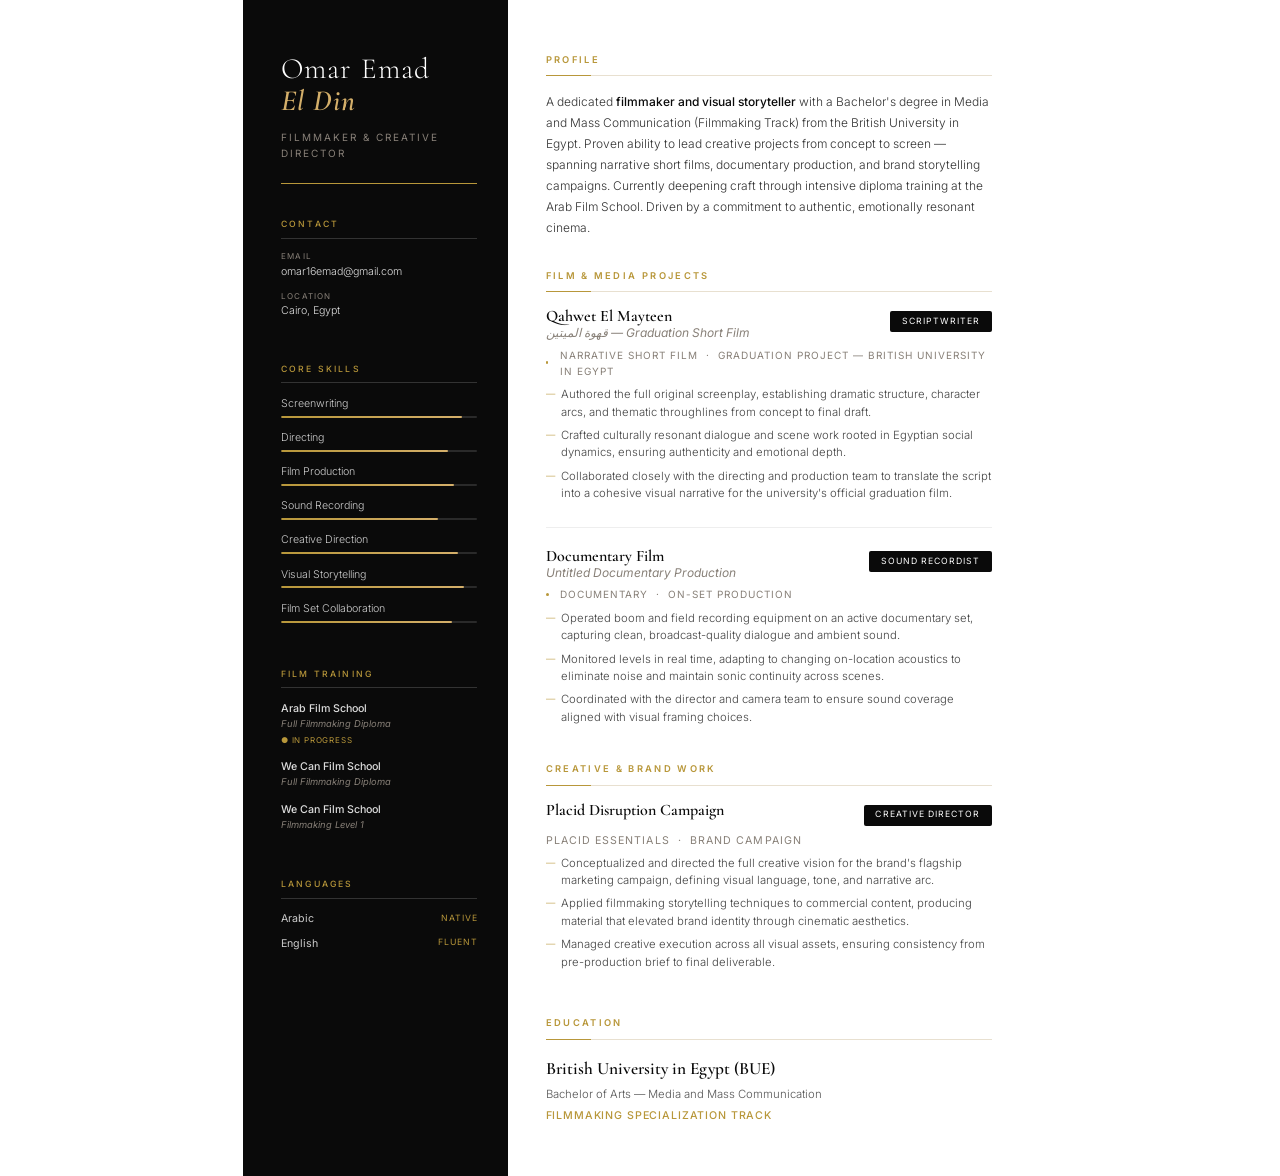
<file: cv.html>
<!DOCTYPE html>
<html lang="en">
<head>
<meta charset="UTF-8">
<meta name="viewport" content="width=device-width, initial-scale=1.0">
<title>Omar Emad El Din — Filmmaker CV</title>
<style>
  @import url('https://fonts.googleapis.com/css2?family=Cormorant+Garamond:ital,wght@0,300;0,400;0,500;0,600;1,300;1,400&family=Inter:wght@300;400;500;600&display=swap');

  *, *::before, *::after { box-sizing: border-box; margin: 0; padding: 0; }

  :root {
    --black: #0a0a0a;
    --dark: #1a1a1a;
    --gold: #b8973a;
    --gold-light: #d4af6a;
    --cream: #f5f0e8;
    --warm-gray: #888078;
    --mid: #444;
  }

  body {
    font-family: 'Inter', sans-serif;
    background: #fff;
    color: var(--black);
    font-size: 10pt;
    line-height: 1.6;
  }

  .page {
    width: 210mm;
    min-height: 297mm;
    margin: 0 auto;
    background: #fff;
    display: grid;
    grid-template-columns: 70mm 1fr;
  }

  /* LEFT SIDEBAR */
  .sidebar {
    background: var(--black);
    color: #fff;
    padding: 14mm 8mm 14mm 10mm;
    display: flex;
    flex-direction: column;
    gap: 9mm;
  }

  .sidebar-name {
    border-bottom: 1px solid var(--gold);
    padding-bottom: 6mm;
  }

  .sidebar-name h1 {
    font-family: 'Cormorant Garamond', serif;
    font-size: 22pt;
    font-weight: 300;
    letter-spacing: 0.04em;
    line-height: 1.1;
    color: #fff;
  }

  .sidebar-name .first { display: block; }
  .sidebar-name .last {
    display: block;
    font-weight: 600;
    color: var(--gold-light);
    font-style: italic;
  }

  .sidebar-name .title {
    margin-top: 3mm;
    font-size: 7.5pt;
    text-transform: uppercase;
    letter-spacing: 0.2em;
    color: var(--warm-gray);
    font-weight: 400;
  }

  .sidebar-section-title {
    font-size: 6.5pt;
    text-transform: uppercase;
    letter-spacing: 0.25em;
    color: var(--gold);
    font-weight: 500;
    margin-bottom: 3mm;
    padding-bottom: 1.5mm;
    border-bottom: 0.5px solid #333;
  }

  .contact-item {
    display: flex;
    flex-direction: column;
    margin-bottom: 2.5mm;
  }

  .contact-label {
    font-size: 6pt;
    text-transform: uppercase;
    letter-spacing: 0.15em;
    color: var(--warm-gray);
  }

  .contact-value {
    font-size: 8pt;
    color: #ddd;
    font-weight: 300;
  }

  .skill-bar-wrapper {
    margin-bottom: 3mm;
  }

  .skill-name {
    font-size: 8pt;
    color: #ccc;
    font-weight: 300;
    margin-bottom: 1mm;
    display: flex;
    justify-content: space-between;
  }

  .skill-bar {
    height: 2px;
    background: #2a2a2a;
    border-radius: 1px;
    overflow: hidden;
  }

  .skill-fill {
    height: 100%;
    background: linear-gradient(90deg, var(--gold), var(--gold-light));
    border-radius: 1px;
  }

  .software-tag {
    display: inline-block;
    font-size: 6.5pt;
    background: #1e1e1e;
    color: #bbb;
    border: 0.5px solid #333;
    border-radius: 2px;
    padding: 1mm 2.5mm;
    margin: 0.75mm;
    letter-spacing: 0.05em;
  }

  .lang-item {
    display: flex;
    justify-content: space-between;
    align-items: center;
    margin-bottom: 2mm;
  }

  .lang-name { font-size: 8pt; color: #ccc; }
  .lang-level {
    font-size: 6.5pt;
    color: var(--gold);
    text-transform: uppercase;
    letter-spacing: 0.1em;
  }

  .training-item {
    margin-bottom: 3mm;
  }

  .training-school {
    font-size: 8pt;
    color: #ddd;
    font-weight: 500;
  }

  .training-program {
    font-size: 7pt;
    color: var(--warm-gray);
    font-style: italic;
  }

  .training-status {
    font-size: 6pt;
    color: var(--gold);
    text-transform: uppercase;
    letter-spacing: 0.1em;
    margin-top: 0.5mm;
  }

  /* RIGHT MAIN */
  .main {
    padding: 14mm 12mm 14mm 10mm;
    display: flex;
    flex-direction: column;
    gap: 8mm;
  }

  .main-section-title {
    font-size: 7pt;
    text-transform: uppercase;
    letter-spacing: 0.25em;
    color: var(--gold);
    font-weight: 600;
    margin-bottom: 4mm;
    padding-bottom: 2mm;
    border-bottom: 1px solid #e8e0d0;
    position: relative;
  }

  .main-section-title::before {
    content: '';
    position: absolute;
    left: 0;
    bottom: -1px;
    width: 12mm;
    height: 1px;
    background: var(--gold);
  }

  .profile-text {
    font-size: 9pt;
    line-height: 1.75;
    color: #333;
    font-weight: 300;
  }

  .profile-text strong {
    color: var(--black);
    font-weight: 500;
  }

  .project-item {
    margin-bottom: 5mm;
    padding-bottom: 5mm;
    border-bottom: 0.5px solid #eee;
  }

  .project-item:last-child {
    border-bottom: none;
    margin-bottom: 0;
    padding-bottom: 0;
  }

  .project-header {
    display: flex;
    justify-content: space-between;
    align-items: flex-start;
    margin-bottom: 1.5mm;
  }

  .project-title {
    font-family: 'Cormorant Garamond', serif;
    font-size: 12pt;
    font-weight: 600;
    color: var(--black);
    line-height: 1.2;
  }

  .project-title .arabic {
    font-size: 9pt;
    color: var(--warm-gray);
    font-weight: 400;
    display: block;
    font-family: 'Inter', sans-serif;
    font-style: italic;
  }

  .project-role-badge {
    font-size: 6.5pt;
    text-transform: uppercase;
    letter-spacing: 0.12em;
    color: #fff;
    background: var(--black);
    padding: 1mm 3mm;
    border-radius: 2px;
    white-space: nowrap;
    flex-shrink: 0;
    margin-left: 4mm;
    margin-top: 1mm;
  }

  .project-type {
    font-size: 7.5pt;
    color: var(--warm-gray);
    text-transform: uppercase;
    letter-spacing: 0.1em;
    margin-bottom: 2mm;
    display: flex;
    align-items: center;
    gap: 3mm;
  }

  .project-type .dot {
    width: 3px;
    height: 3px;
    border-radius: 50%;
    background: var(--gold);
    display: inline-block;
  }

  .project-bullets {
    list-style: none;
    padding: 0;
  }

  .project-bullets li {
    font-size: 8.5pt;
    color: #444;
    font-weight: 300;
    padding-left: 4mm;
    position: relative;
    margin-bottom: 1.5mm;
    line-height: 1.55;
  }

  .project-bullets li::before {
    content: '—';
    position: absolute;
    left: 0;
    color: var(--gold);
    font-size: 7pt;
    top: 1px;
  }

  .edu-item {
    display: flex;
    justify-content: space-between;
    align-items: flex-start;
  }

  .edu-left {}

  .edu-school {
    font-family: 'Cormorant Garamond', serif;
    font-size: 13pt;
    font-weight: 600;
    color: var(--black);
  }

  .edu-degree {
    font-size: 8.5pt;
    color: #555;
    font-weight: 300;
    margin-top: 0.5mm;
  }

  .edu-track {
    font-size: 8pt;
    color: var(--gold);
    font-weight: 500;
    text-transform: uppercase;
    letter-spacing: 0.08em;
    margin-top: 1mm;
  }

  .marketing-item {
    margin-bottom: 4mm;
  }

  .marketing-campaign {
    font-family: 'Cormorant Garamond', serif;
    font-size: 12pt;
    font-weight: 600;
    color: var(--black);
  }

  .marketing-client {
    font-size: 8pt;
    color: var(--warm-gray);
    text-transform: uppercase;
    letter-spacing: 0.1em;
    margin-bottom: 1.5mm;
  }

  @media print {
    body { margin: 0; }
    .page { width: 100%; box-shadow: none; }
  }
</style>
</head>
<body>
<div class="page">

  <!-- SIDEBAR -->
  <div class="sidebar">
    <div class="sidebar-name">
      <h1>
        <span class="first">Omar Emad</span>
        <span class="last">El Din</span>
      </h1>
      <div class="title">Filmmaker &amp; Creative Director</div>
    </div>

    <!-- Contact -->
    <div>
      <div class="sidebar-section-title">Contact</div>
      <div class="contact-item">
        <span class="contact-label">Email</span>
        <span class="contact-value">omar16emad@gmail.com</span>
      </div>
      <div class="contact-item">
        <span class="contact-label">Location</span>
        <span class="contact-value">Cairo, Egypt</span>
      </div>
    </div>

    <!-- Core Skills -->
    <div>
      <div class="sidebar-section-title">Core Skills</div>
      <div class="skill-bar-wrapper">
        <div class="skill-name"><span>Screenwriting</span></div>
        <div class="skill-bar"><div class="skill-fill" style="width:92%"></div></div>
      </div>
      <div class="skill-bar-wrapper">
        <div class="skill-name"><span>Directing</span></div>
        <div class="skill-bar"><div class="skill-fill" style="width:85%"></div></div>
      </div>
      <div class="skill-bar-wrapper">
        <div class="skill-name"><span>Film Production</span></div>
        <div class="skill-bar"><div class="skill-fill" style="width:88%"></div></div>
      </div>
      <div class="skill-bar-wrapper">
        <div class="skill-name"><span>Sound Recording</span></div>
        <div class="skill-bar"><div class="skill-fill" style="width:80%"></div></div>
      </div>
      <div class="skill-bar-wrapper">
        <div class="skill-name"><span>Creative Direction</span></div>
        <div class="skill-bar"><div class="skill-fill" style="width:90%"></div></div>
      </div>
      <div class="skill-bar-wrapper">
        <div class="skill-name"><span>Visual Storytelling</span></div>
        <div class="skill-bar"><div class="skill-fill" style="width:93%"></div></div>
      </div>
      <div class="skill-bar-wrapper">
        <div class="skill-name"><span>Film Set Collaboration</span></div>
        <div class="skill-bar"><div class="skill-fill" style="width:87%"></div></div>
      </div>
    </div>

    <!-- Training -->
    <div>
      <div class="sidebar-section-title">Film Training</div>
      <div class="training-item">
        <div class="training-school">Arab Film School</div>
        <div class="training-program">Full Filmmaking Diploma</div>
        <div class="training-status">● In Progress</div>
      </div>
      <div class="training-item">
        <div class="training-school">We Can Film School</div>
        <div class="training-program">Full Filmmaking Diploma</div>
      </div>
      <div class="training-item">
        <div class="training-school">We Can Film School</div>
        <div class="training-program">Filmmaking Level 1</div>
      </div>
    </div>

    <!-- Languages -->
    <div>
      <div class="sidebar-section-title">Languages</div>
      <div class="lang-item">
        <span class="lang-name">Arabic</span>
        <span class="lang-level">Native</span>
      </div>
      <div class="lang-item">
        <span class="lang-name">English</span>
        <span class="lang-level">Fluent</span>
      </div>
    </div>
  </div>

  <!-- MAIN -->
  <div class="main">

    <!-- Profile -->
    <div>
      <div class="main-section-title">Profile</div>
      <p class="profile-text">
        A dedicated <strong>filmmaker and visual storyteller</strong> with a Bachelor's degree in Media and Mass Communication (Filmmaking Track) from the British University in Egypt. Proven ability to lead creative projects from concept to screen — spanning narrative short films, documentary production, and brand storytelling campaigns. Currently deepening craft through intensive diploma training at the Arab Film School. Driven by a commitment to authentic, emotionally resonant cinema.
      </p>
    </div>

    <!-- Film & Media Projects -->
    <div>
      <div class="main-section-title">Film &amp; Media Projects</div>

      <div class="project-item">
        <div class="project-header">
          <div class="project-title">
            Qahwet El Mayteen
            <span class="arabic">قهوة الميتين — Graduation Short Film</span>
          </div>
          <div class="project-role-badge">Scriptwriter</div>
        </div>
        <div class="project-type">
          <span class="dot"></span>
          Narrative Short Film &nbsp;·&nbsp; Graduation Project — British University in Egypt
        </div>
        <ul class="project-bullets">
          <li>Authored the full original screenplay, establishing dramatic structure, character arcs, and thematic throughlines from concept to final draft.</li>
          <li>Crafted culturally resonant dialogue and scene work rooted in Egyptian social dynamics, ensuring authenticity and emotional depth.</li>
          <li>Collaborated closely with the directing and production team to translate the script into a cohesive visual narrative for the university's official graduation film.</li>
        </ul>
      </div>

      <div class="project-item">
        <div class="project-header">
          <div class="project-title">
            Documentary Film
            <span class="arabic">Untitled Documentary Production</span>
          </div>
          <div class="project-role-badge">Sound Recordist</div>
        </div>
        <div class="project-type">
          <span class="dot"></span>
          Documentary &nbsp;·&nbsp; On-Set Production
        </div>
        <ul class="project-bullets">
          <li>Operated boom and field recording equipment on an active documentary set, capturing clean, broadcast-quality dialogue and ambient sound.</li>
          <li>Monitored levels in real time, adapting to changing on-location acoustics to eliminate noise and maintain sonic continuity across scenes.</li>
          <li>Coordinated with the director and camera team to ensure sound coverage aligned with visual framing choices.</li>
        </ul>
      </div>
    </div>

    <!-- Creative & Marketing -->
    <div>
      <div class="main-section-title">Creative &amp; Brand Work</div>
      <div class="marketing-item">
        <div class="project-header">
          <div class="project-title">Placid Disruption Campaign</div>
          <div class="project-role-badge">Creative Director</div>
        </div>
        <div class="marketing-client">Placid Essentials &nbsp;·&nbsp; Brand Campaign</div>
        <ul class="project-bullets">
          <li>Conceptualized and directed the full creative vision for the brand's flagship marketing campaign, defining visual language, tone, and narrative arc.</li>
          <li>Applied filmmaking storytelling techniques to commercial content, producing material that elevated brand identity through cinematic aesthetics.</li>
          <li>Managed creative execution across all visual assets, ensuring consistency from pre-production brief to final deliverable.</li>
        </ul>
      </div>
    </div>

    <!-- Education -->
    <div>
      <div class="main-section-title">Education</div>
      <div class="edu-item">
        <div class="edu-left">
          <div class="edu-school">British University in Egypt (BUE)</div>
          <div class="edu-degree">Bachelor of Arts — Media and Mass Communication</div>
          <div class="edu-track">Filmmaking Specialization Track</div>
        </div>
      </div>
    </div>

  </div>
</div>
</body>
</html>
</file>
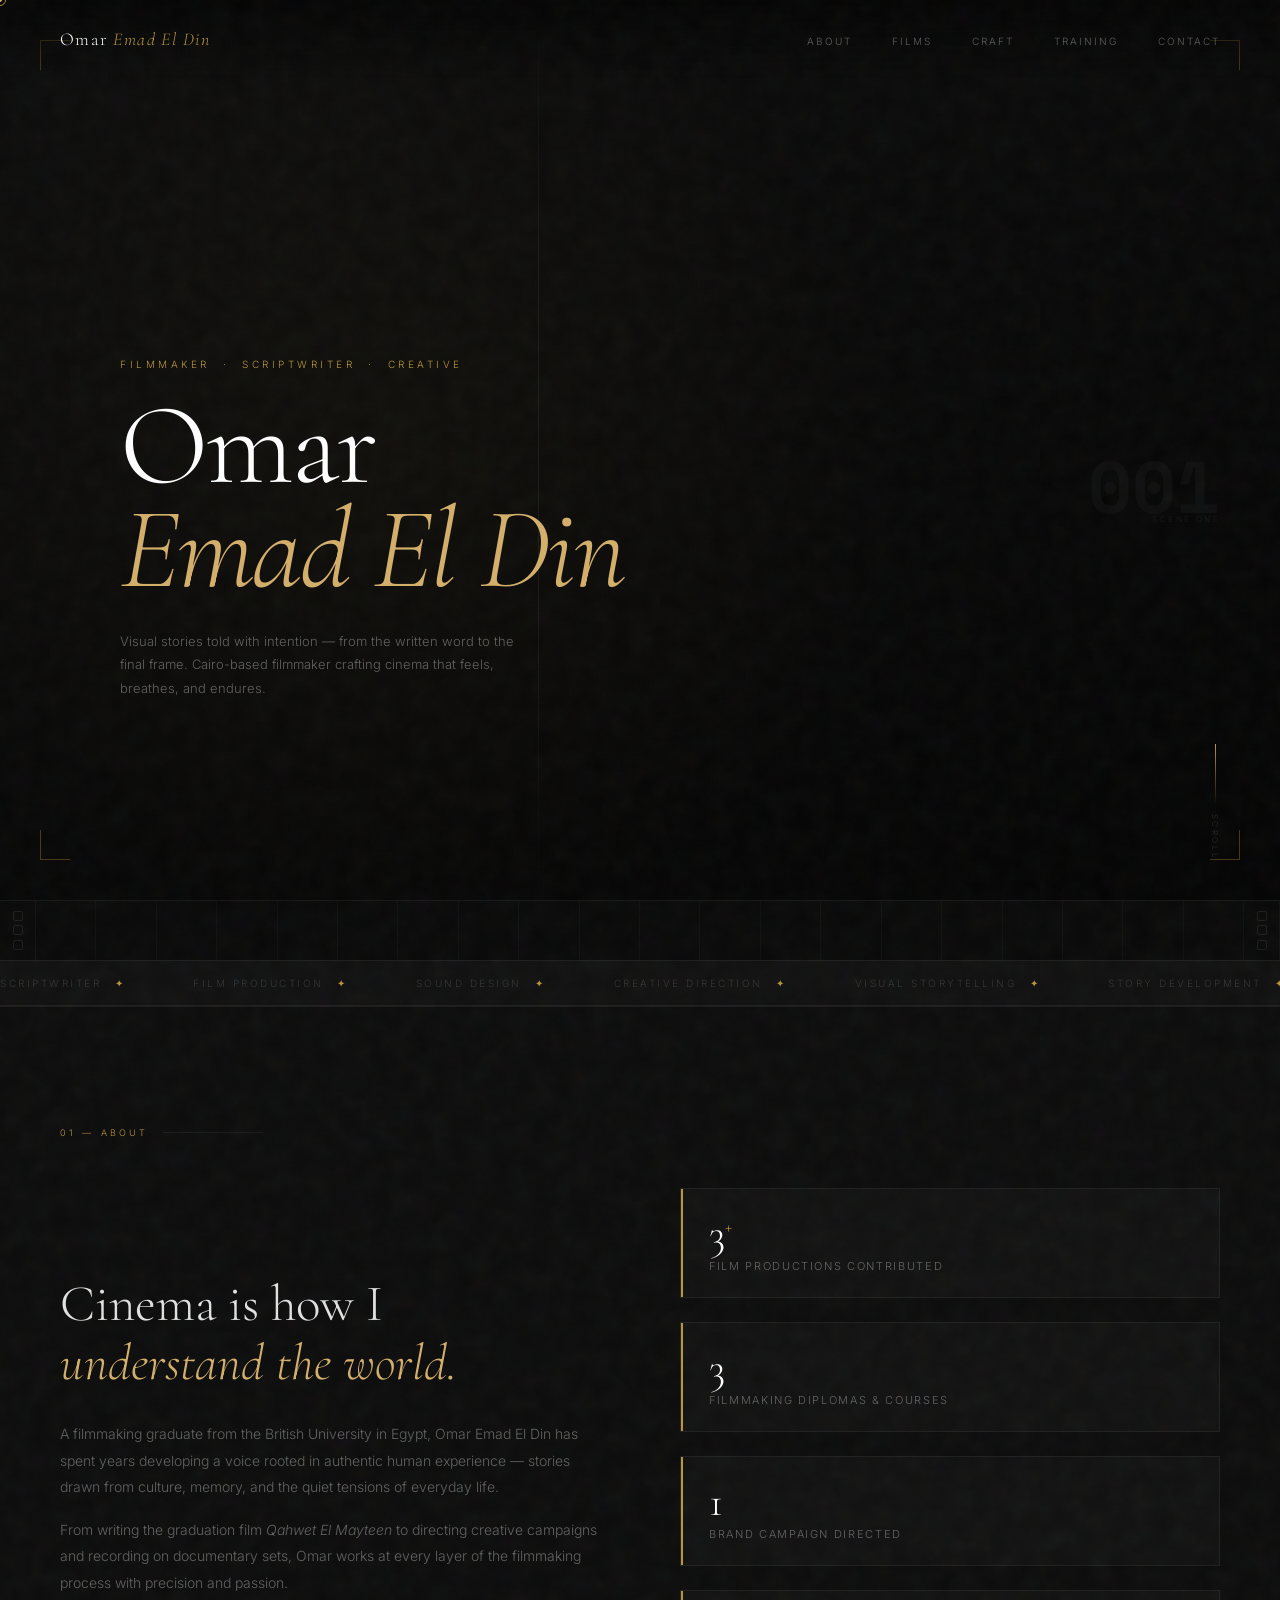
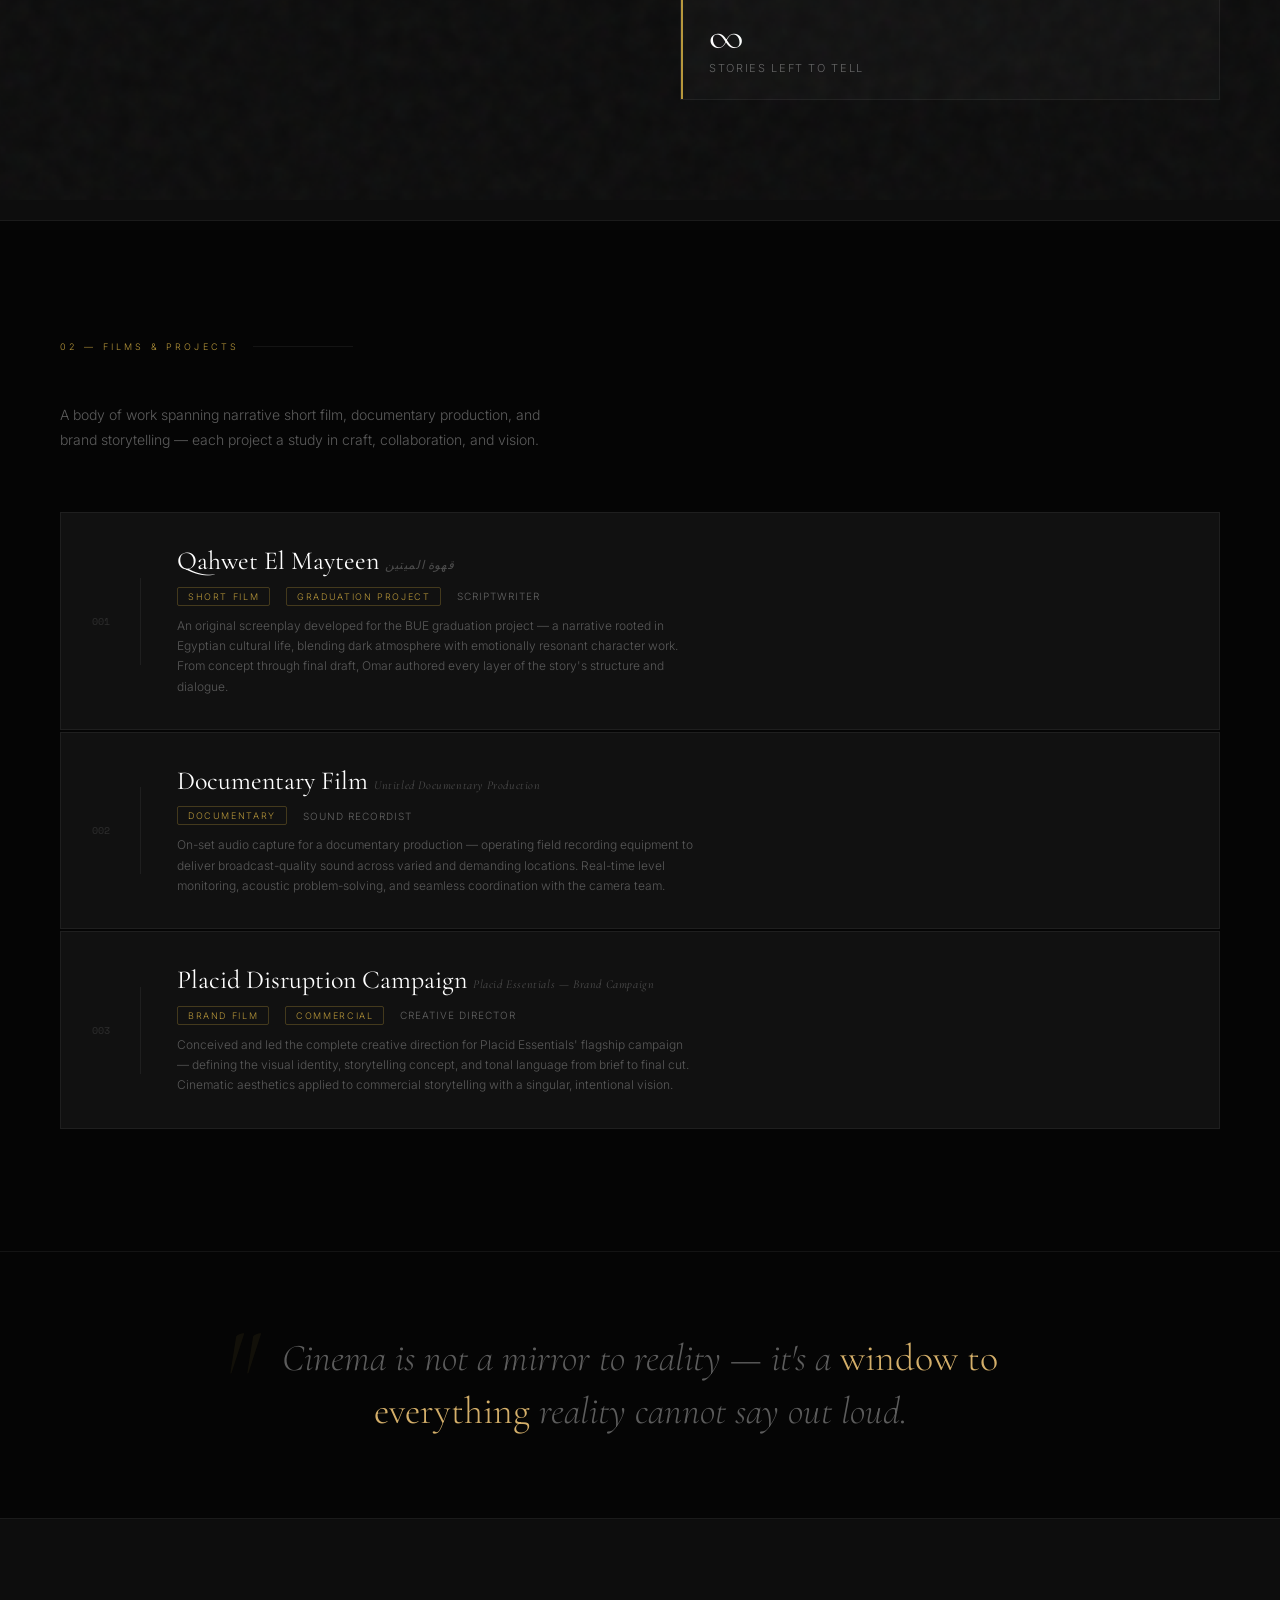
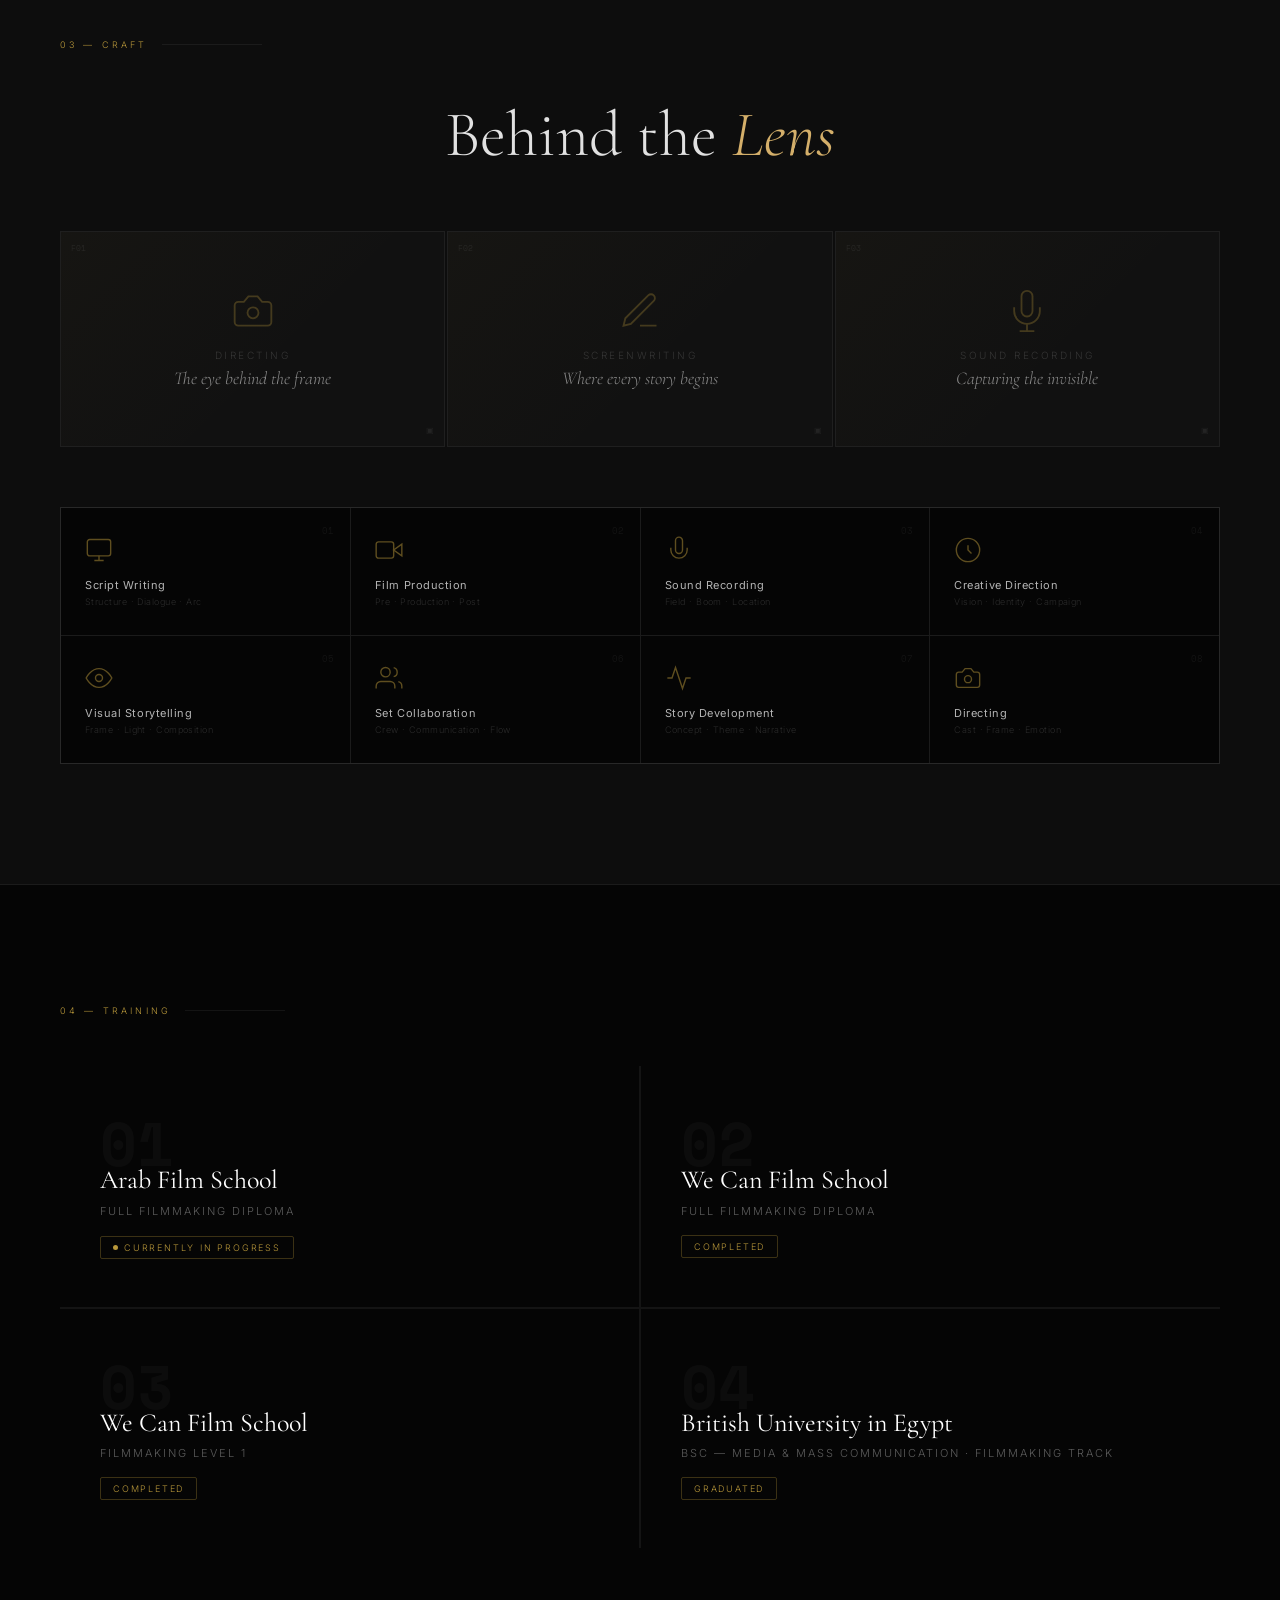
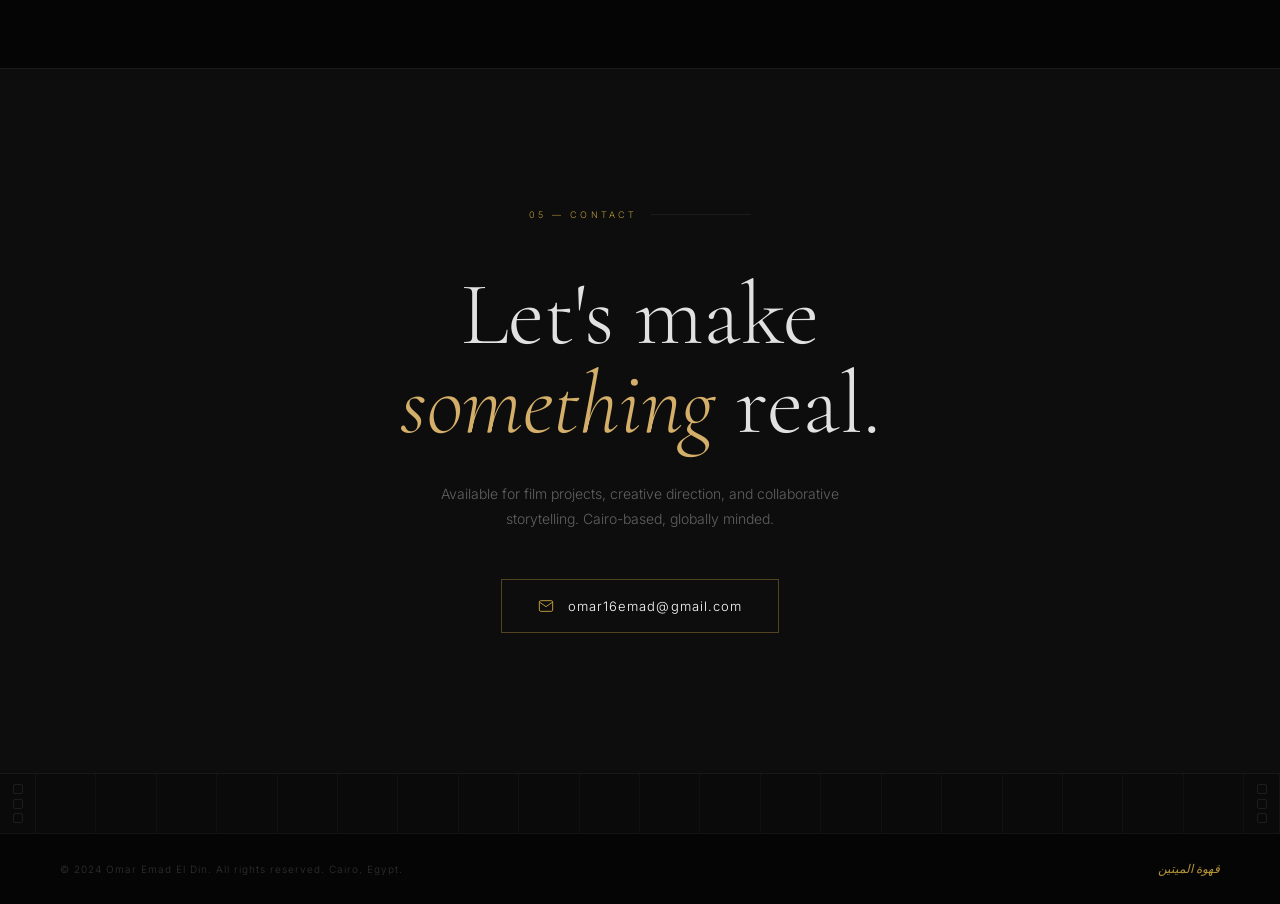
<file: index1.html>
<!DOCTYPE html>
<html lang="en">
<head>
<meta charset="UTF-8">
<meta name="viewport" content="width=device-width, initial-scale=1.0">
<title>Omar Emad El Din — Filmmaker</title>
<style>
@import url('https://fonts.googleapis.com/css2?family=Cormorant+Garamond:ital,wght@0,200;0,300;0,400;0,600;1,200;1,300;1,400;1,600&family=Inter:wght@100;200;300;400;500&family=Space+Mono:ital,wght@0,400;0,700;1,400&display=swap');

*, *::before, *::after { box-sizing: border-box; margin: 0; padding: 0; }

:root {
  --black:   #050505;
  --dark:    #0d0d0d;
  --panel:   #111111;
  --border:  rgba(255,255,255,0.06);
  --gold:    #b8973a;
  --gold2:   #d4af6a;
  --cream:   #f0ead8;
  --dim:     rgba(255,255,255,0.35);
  --muted:   rgba(255,255,255,0.15);
  --text:    rgba(255,255,255,0.88);
}

html { scroll-behavior: smooth; }

body {
  background: var(--black);
  color: var(--text);
  font-family: 'Inter', sans-serif;
  font-weight: 300;
  overflow-x: hidden;
  cursor: none;
}

/* ── CURSOR ─────────────────────────────────────── */
#cursor {
  position: fixed;
  top: 0; left: 0;
  width: 12px; height: 12px;
  border: 1px solid var(--gold);
  border-radius: 50%;
  pointer-events: none;
  z-index: 9999;
  transform: translate(-50%, -50%);
  transition: transform 0.08s, width 0.25s, height 0.25s, opacity 0.25s;
  mix-blend-mode: difference;
}

#cursor-dot {
  position: fixed;
  top: 0; left: 0;
  width: 4px; height: 4px;
  background: var(--gold2);
  border-radius: 50%;
  pointer-events: none;
  z-index: 9999;
  transform: translate(-50%, -50%);
}

#cursor.hovering {
  width: 40px;
  height: 40px;
  border-color: var(--gold2);
}

/* ── GRAIN OVERLAY ───────────────────────────────── */
#grain {
  position: fixed;
  inset: -200%;
  width: 400%;
  height: 400%;
  background-image: url("data:image/svg+xml,%3Csvg viewBox='0 0 200 200' xmlns='http://www.w3.org/2000/svg'%3E%3Cfilter id='n'%3E%3CfeTurbulence type='fractalNoise' baseFrequency='0.9' numOctaves='4' stitchTiles='stitch'/%3E%3C/filter%3E%3Crect width='100%25' height='100%25' filter='url(%23n)' opacity='1'/%3E%3C/svg%3E");
  opacity: 0.04;
  pointer-events: none;
  z-index: 9998;
  animation: grainShift 0.15s steps(1) infinite;
}

@keyframes grainShift {
  0%   { transform: translate(0,0); }
  10%  { transform: translate(-5%, -10%); }
  20%  { transform: translate(-15%, 5%); }
  30%  { transform: translate(7%, -25%); }
  40%  { transform: translate(-5%, 25%); }
  50%  { transform: translate(-15%, 10%); }
  60%  { transform: translate(15%, 0%); }
  70%  { transform: translate(0%, 15%); }
  80%  { transform: translate(3%, 35%); }
  90%  { transform: translate(-10%, 10%); }
  100% { transform: translate(5%, 5%); }
}

/* ── NAVIGATION ──────────────────────────────────── */
nav {
  position: fixed;
  top: 0; left: 0; right: 0;
  z-index: 100;
  padding: 28px 60px;
  display: flex;
  justify-content: space-between;
  align-items: center;
  background: linear-gradient(to bottom, rgba(5,5,5,0.9) 0%, transparent 100%);
  transition: padding 0.4s;
}

nav.scrolled {
  padding: 18px 60px;
  background: rgba(5,5,5,0.95);
  border-bottom: 1px solid var(--border);
  backdrop-filter: blur(12px);
}

.nav-logo {
  font-family: 'Cormorant Garamond', serif;
  font-size: 18px;
  font-weight: 300;
  letter-spacing: 0.08em;
  color: #fff;
  text-decoration: none;
}

.nav-logo span { color: var(--gold); font-style: italic; }

.nav-links {
  display: flex;
  gap: 40px;
  list-style: none;
}

.nav-links a {
  font-size: 10px;
  text-transform: uppercase;
  letter-spacing: 0.2em;
  color: var(--dim);
  text-decoration: none;
  transition: color 0.3s;
  position: relative;
}

.nav-links a::after {
  content: '';
  position: absolute;
  bottom: -4px; left: 0; right: 0;
  height: 1px;
  background: var(--gold);
  transform: scaleX(0);
  transform-origin: left;
  transition: transform 0.3s;
}

.nav-links a:hover { color: #fff; }
.nav-links a:hover::after { transform: scaleX(1); }

/* ── HERO ────────────────────────────────────────── */
#hero {
  height: 100vh;
  position: relative;
  display: flex;
  align-items: flex-end;
  overflow: hidden;
}

.hero-bg {
  position: absolute;
  inset: 0;
  background:
    radial-gradient(ellipse 60% 80% at 30% 50%, rgba(184,151,58,0.04) 0%, transparent 70%),
    linear-gradient(160deg, #0d0d0d 0%, #050505 100%);
}

.hero-lines {
  position: absolute;
  inset: 0;
  overflow: hidden;
}

.hero-lines::before {
  content: '';
  position: absolute;
  left: 42%;
  top: 0; bottom: 0;
  width: 1px;
  background: linear-gradient(to bottom, transparent 0%, var(--border) 30%, var(--border) 70%, transparent 100%);
}

.frame-corners {
  position: absolute;
  inset: 40px;
  pointer-events: none;
}

.fc {
  position: absolute;
  width: 30px; height: 30px;
  border-color: rgba(184,151,58,0.35);
  border-style: solid;
}

.fc-tl { top: 0; left: 0; border-width: 1px 0 0 1px; }
.fc-tr { top: 0; right: 0; border-width: 1px 1px 0 0; }
.fc-bl { bottom: 0; left: 0; border-width: 0 0 1px 1px; }
.fc-br { bottom: 0; right: 0; border-width: 0 1px 1px 0; }

.hero-content {
  position: relative;
  z-index: 2;
  padding: 0 60px 80px;
  max-width: 900px;
}

.hero-eyebrow {
  font-size: 10px;
  text-transform: uppercase;
  letter-spacing: 0.35em;
  color: var(--gold);
  margin-bottom: 24px;
  opacity: 0;
  transform: translateY(20px);
  animation: fadeUp 0.8s 0.3s forwards;
}

.hero-name {
  font-family: 'Cormorant Garamond', serif;
  font-size: clamp(56px, 9vw, 120px);
  font-weight: 200;
  line-height: 0.9;
  letter-spacing: -0.02em;
  color: #fff;
  opacity: 0;
  transform: translateY(30px);
  animation: fadeUp 1s 0.5s forwards;
}

.hero-name .italic-line {
  font-style: italic;
  color: var(--gold2);
  font-weight: 300;
}

.hero-tagline {
  margin-top: 28px;
  font-size: 13px;
  font-weight: 300;
  color: var(--dim);
  max-width: 420px;
  line-height: 1.8;
  opacity: 0;
  transform: translateY(20px);
  animation: fadeUp 0.9s 0.9s forwards;
}

.hero-scroll {
  position: absolute;
  bottom: 40px;
  right: 60px;
  display: flex;
  flex-direction: column;
  align-items: center;
  gap: 10px;
  opacity: 0;
  animation: fadeUp 0.8s 1.4s forwards;
}

.scroll-line {
  width: 1px;
  height: 60px;
  background: linear-gradient(to bottom, var(--gold), transparent);
  animation: scrollPulse 2s ease-in-out infinite;
}

.scroll-label {
  font-size: 8px;
  letter-spacing: 0.3em;
  text-transform: uppercase;
  color: var(--muted);
  writing-mode: vertical-rl;
}

@keyframes scrollPulse {
  0%, 100% { opacity: 0.4; transform: scaleY(1); }
  50% { opacity: 1; transform: scaleY(1.1); }
}

.hero-reel-counter {
  position: absolute;
  right: 60px;
  top: 50%;
  transform: translateY(-50%);
  text-align: right;
  opacity: 0;
  animation: fadeUp 0.8s 1.2s forwards;
}

.reel-num {
  font-family: 'Space Mono', monospace;
  font-size: 72px;
  font-weight: 700;
  color: rgba(255,255,255,0.03);
  line-height: 1;
}

.reel-label {
  font-size: 8px;
  letter-spacing: 0.3em;
  text-transform: uppercase;
  color: rgba(255,255,255,0.08);
  display: block;
  margin-top: -8px;
}

@keyframes fadeUp {
  to { opacity: 1; transform: translateY(0); }
}

/* ── SECTION SHARED ──────────────────────────────── */
section {
  padding: 120px 60px;
}

.section-label {
  font-size: 9px;
  text-transform: uppercase;
  letter-spacing: 0.35em;
  color: var(--gold);
  display: flex;
  align-items: center;
  gap: 14px;
  margin-bottom: 50px;
}

.section-label::after {
  content: '';
  flex: 1;
  height: 1px;
  background: var(--border);
  max-width: 100px;
}

.reveal {
  opacity: 0;
  transform: translateY(40px);
  transition: opacity 0.9s ease, transform 0.9s ease;
}

.reveal.visible {
  opacity: 1;
  transform: translateY(0);
}

/* ── ABOUT ───────────────────────────────────────── */
#about {
  background: var(--dark);
  border-top: 1px solid var(--border);
  border-bottom: 1px solid var(--border);
}

.about-grid {
  display: grid;
  grid-template-columns: 1fr 1fr;
  gap: 80px;
  align-items: center;
}

.about-text h2 {
  font-family: 'Cormorant Garamond', serif;
  font-size: clamp(36px, 4vw, 56px);
  font-weight: 300;
  line-height: 1.15;
  margin-bottom: 28px;
}

.about-text h2 em {
  font-style: italic;
  color: var(--gold2);
}

.about-text p {
  font-size: 14px;
  line-height: 1.9;
  color: var(--dim);
  margin-bottom: 16px;
}

.about-stats {
  display: flex;
  flex-direction: column;
  gap: 24px;
}

.stat-row {
  padding: 24px 28px;
  border: 1px solid var(--border);
  background: rgba(255,255,255,0.02);
  position: relative;
  overflow: hidden;
  transition: border-color 0.3s, background 0.3s;
}

.stat-row:hover {
  border-color: var(--gold);
  background: rgba(184,151,58,0.04);
}

.stat-row::before {
  content: '';
  position: absolute;
  left: 0; top: 0; bottom: 0;
  width: 2px;
  background: var(--gold);
}

.stat-num {
  font-family: 'Cormorant Garamond', serif;
  font-size: 42px;
  font-weight: 200;
  color: #fff;
  line-height: 1;
}

.stat-num sup {
  font-size: 18px;
  color: var(--gold);
  vertical-align: super;
}

.stat-desc {
  font-size: 11px;
  text-transform: uppercase;
  letter-spacing: 0.15em;
  color: var(--dim);
  margin-top: 4px;
}

/* ── FILMS ───────────────────────────────────────── */
#films {
  background: var(--black);
}

.films-intro {
  max-width: 520px;
  font-size: 14px;
  color: var(--dim);
  line-height: 1.8;
  margin-bottom: 60px;
}

.film-card {
  position: relative;
  border: 1px solid var(--border);
  background: var(--panel);
  margin-bottom: 2px;
  overflow: hidden;
  cursor: none;
  transition: border-color 0.4s;
}

.film-card:hover { border-color: rgba(184,151,58,0.4); }

.film-card-inner {
  display: grid;
  grid-template-columns: 80px 1fr auto;
  align-items: center;
  gap: 0;
  padding: 0;
  transition: background 0.4s;
}

.film-card:hover .film-card-inner { background: rgba(255,255,255,0.015); }

.film-num {
  font-family: 'Space Mono', monospace;
  font-size: 10px;
  color: rgba(255,255,255,0.12);
  text-align: center;
  padding: 36px 0;
  border-right: 1px solid var(--border);
}

.film-info {
  padding: 32px 36px;
}

.film-title {
  font-family: 'Cormorant Garamond', serif;
  font-size: 26px;
  font-weight: 400;
  color: #fff;
  line-height: 1.2;
  transition: color 0.3s;
}

.film-card:hover .film-title { color: var(--gold2); }

.film-title-ar {
  font-size: 12px;
  color: rgba(255,255,255,0.25);
  font-style: italic;
  letter-spacing: 0.05em;
  margin-top: 2px;
}

.film-meta {
  display: flex;
  gap: 16px;
  align-items: center;
  margin-top: 10px;
  flex-wrap: wrap;
}

.film-tag {
  font-size: 9px;
  text-transform: uppercase;
  letter-spacing: 0.18em;
  color: var(--gold);
  border: 1px solid rgba(184,151,58,0.3);
  padding: 3px 10px;
  border-radius: 2px;
}

.film-role {
  font-size: 10px;
  letter-spacing: 0.1em;
  text-transform: uppercase;
  color: var(--dim);
}

.film-desc {
  font-size: 12px;
  color: rgba(255,255,255,0.3);
  margin-top: 10px;
  line-height: 1.7;
  max-width: 520px;
}

.film-arrow {
  padding: 36px 36px 36px 0;
  opacity: 0;
  transform: translateX(-10px);
  transition: opacity 0.3s, transform 0.3s;
}

.film-card:hover .film-arrow {
  opacity: 1;
  transform: translateX(0);
}

.film-arrow svg {
  width: 20px; height: 20px;
  stroke: var(--gold);
  fill: none;
  stroke-width: 1.5;
}

.film-progress {
  position: absolute;
  bottom: 0; left: 0;
  height: 1px;
  background: linear-gradient(90deg, var(--gold), var(--gold2));
  transform: scaleX(0);
  transform-origin: left;
  transition: transform 0.6s ease;
}

.film-card:hover .film-progress { transform: scaleX(1); }

/* ── BEHIND LENS / REEL ──────────────────────────── */
#reel {
  background: var(--dark);
  border-top: 1px solid var(--border);
  border-bottom: 1px solid var(--border);
  padding: 120px 60px;
}

.reel-heading {
  font-family: 'Cormorant Garamond', serif;
  font-size: clamp(42px, 5vw, 72px);
  font-weight: 200;
  line-height: 1.1;
  margin-bottom: 60px;
  text-align: center;
}

.reel-heading em { font-style: italic; color: var(--gold2); }

.frames-strip {
  display: grid;
  grid-template-columns: repeat(3, 1fr);
  gap: 2px;
  margin-bottom: 2px;
}

.frame-box {
  aspect-ratio: 16/9;
  background: var(--panel);
  border: 1px solid var(--border);
  position: relative;
  overflow: hidden;
  display: flex;
  align-items: center;
  justify-content: center;
  transition: border-color 0.4s;
}

.frame-box:hover { border-color: rgba(184,151,58,0.5); }

.frame-overlay {
  position: absolute;
  inset: 0;
  background: linear-gradient(135deg, rgba(184,151,58,0.03) 0%, transparent 60%);
}

.frame-content {
  position: relative;
  z-index: 1;
  text-align: center;
  padding: 28px;
}

.frame-icon {
  width: 44px; height: 44px;
  margin: 0 auto 16px;
  opacity: 0.3;
}

.frame-icon svg {
  width: 100%; height: 100%;
  stroke: var(--gold);
  fill: none;
  stroke-width: 1;
}

.frame-label {
  font-size: 10px;
  text-transform: uppercase;
  letter-spacing: 0.25em;
  color: var(--muted);
}

.frame-title {
  font-family: 'Cormorant Garamond', serif;
  font-size: 18px;
  color: rgba(255,255,255,0.5);
  margin-top: 6px;
  font-style: italic;
}

.frame-corner-mark {
  position: absolute;
  font-family: 'Space Mono', monospace;
  font-size: 8px;
  color: rgba(255,255,255,0.08);
}

.fcm-tl { top: 10px; left: 10px; }
.fcm-br { bottom: 10px; right: 10px; }

/* Camera Roll / Skills Visual */
.skills-grid {
  display: grid;
  grid-template-columns: repeat(4, 1fr);
  gap: 1px;
  background: var(--border);
  margin-top: 60px;
  border: 1px solid var(--border);
}

.skill-cell {
  background: var(--black);
  padding: 28px 24px;
  transition: background 0.3s;
  position: relative;
  overflow: hidden;
}

.skill-cell:hover { background: rgba(184,151,58,0.05); }

.skill-cell::before {
  content: attr(data-n);
  position: absolute;
  right: 16px;
  top: 16px;
  font-family: 'Space Mono', monospace;
  font-size: 9px;
  color: rgba(255,255,255,0.06);
}

.skill-cell-icon {
  width: 28px; height: 28px;
  margin-bottom: 14px;
  opacity: 0.5;
}

.skill-cell-icon svg {
  width: 100%; height: 100%;
  stroke: var(--gold);
  fill: none;
  stroke-width: 1.2;
}

.skill-cell-name {
  font-size: 11px;
  font-weight: 400;
  color: rgba(255,255,255,0.7);
  letter-spacing: 0.05em;
}

.skill-cell-detail {
  font-size: 9px;
  color: var(--muted);
  margin-top: 4px;
  letter-spacing: 0.05em;
}

/* ── TRAINING ────────────────────────────────────── */
#training {
  background: var(--black);
}

.training-grid {
  display: grid;
  grid-template-columns: 1fr 1fr;
  gap: 2px;
  background: var(--border);
}

.training-card {
  background: var(--black);
  padding: 48px 40px;
  position: relative;
  overflow: hidden;
  transition: background 0.4s;
}

.training-card:hover { background: rgba(255,255,255,0.015); }

.training-card::before {
  content: '';
  position: absolute;
  bottom: 0; left: 0; right: 0;
  height: 1px;
  background: linear-gradient(90deg, var(--gold), transparent);
  transform: scaleX(0);
  transform-origin: left;
  transition: transform 0.5s;
}

.training-card:hover::before { transform: scaleX(1); }

.training-num {
  font-family: 'Space Mono', monospace;
  font-size: 60px;
  font-weight: 700;
  color: rgba(255,255,255,0.03);
  line-height: 1;
  margin-bottom: -10px;
}

.training-school-name {
  font-family: 'Cormorant Garamond', serif;
  font-size: 26px;
  font-weight: 400;
  color: #fff;
  line-height: 1.2;
  margin-bottom: 8px;
}

.training-program-name {
  font-size: 11px;
  text-transform: uppercase;
  letter-spacing: 0.18em;
  color: var(--dim);
  margin-bottom: 16px;
}

.training-badge {
  display: inline-flex;
  align-items: center;
  gap: 6px;
  font-size: 9px;
  text-transform: uppercase;
  letter-spacing: 0.2em;
  color: var(--gold);
  border: 1px solid rgba(184,151,58,0.3);
  padding: 5px 12px;
  border-radius: 2px;
}

.training-badge .pulse {
  width: 5px; height: 5px;
  border-radius: 50%;
  background: var(--gold);
  animation: pulseDot 1.5s ease-in-out infinite;
}

@keyframes pulseDot {
  0%, 100% { opacity: 1; transform: scale(1); }
  50% { opacity: 0.4; transform: scale(0.6); }
}

/* ── CONTACT ─────────────────────────────────────── */
#contact {
  background: var(--dark);
  border-top: 1px solid var(--border);
  text-align: center;
  padding: 140px 60px;
}

.contact-heading {
  font-family: 'Cormorant Garamond', serif;
  font-size: clamp(48px, 7vw, 100px);
  font-weight: 200;
  line-height: 1;
  margin-bottom: 32px;
}

.contact-heading span { font-style: italic; color: var(--gold2); }

.contact-sub {
  font-size: 14px;
  color: var(--dim);
  line-height: 1.8;
  max-width: 400px;
  margin: 0 auto 48px;
}

.contact-email {
  display: inline-flex;
  align-items: center;
  gap: 14px;
  padding: 18px 36px;
  border: 1px solid rgba(184,151,58,0.4);
  color: #fff;
  text-decoration: none;
  font-size: 13px;
  letter-spacing: 0.08em;
  transition: background 0.3s, border-color 0.3s;
}

.contact-email:hover {
  background: rgba(184,151,58,0.08);
  border-color: var(--gold);
}

.contact-email svg {
  width: 16px; height: 16px;
  stroke: var(--gold);
  fill: none;
  stroke-width: 1.5;
}

/* ── FOOTER ──────────────────────────────────────── */
footer {
  padding: 28px 60px;
  border-top: 1px solid var(--border);
  display: flex;
  justify-content: space-between;
  align-items: center;
}

.footer-copy {
  font-size: 10px;
  color: rgba(255,255,255,0.18);
  letter-spacing: 0.1em;
}

.footer-mark {
  font-family: 'Cormorant Garamond', serif;
  font-size: 12px;
  color: var(--gold);
  font-style: italic;
}

/* ── HORIZONTAL TICKER ───────────────────────────── */
.ticker-wrap {
  overflow: hidden;
  border-top: 1px solid var(--border);
  border-bottom: 1px solid var(--border);
  padding: 16px 0;
  background: var(--panel);
}

.ticker {
  display: flex;
  gap: 60px;
  animation: ticker 22s linear infinite;
  white-space: nowrap;
}

.ticker-item {
  font-size: 10px;
  text-transform: uppercase;
  letter-spacing: 0.25em;
  color: rgba(255,255,255,0.15);
  flex-shrink: 0;
}

.ticker-item span {
  color: var(--gold);
  margin: 0 8px;
}

@keyframes ticker {
  from { transform: translateX(0); }
  to { transform: translateX(-50%); }
}

/* ── FILM STRIP ─────────────────────────────────── */
.filmstrip {
  display: flex;
  height: 60px;
  overflow: hidden;
  border-top: 1px solid var(--border);
  background: #0a0a0a;
}

.strip-hole {
  flex-shrink: 0;
  width: 36px;
  height: 100%;
  display: flex;
  flex-direction: column;
  justify-content: space-around;
  align-items: center;
  border-right: 1px solid rgba(255,255,255,0.04);
  padding: 8px 0;
}

.strip-hole .hole {
  width: 10px; height: 10px;
  border: 1px solid rgba(255,255,255,0.08);
  border-radius: 2px;
}

.strip-frame {
  flex: 1;
  border-right: 1px solid rgba(255,255,255,0.03);
}

/* ── MARQUEE QUOTE ───────────────────────────────── */
.quote-section {
  padding: 80px 60px;
  background: var(--black);
  border-top: 1px solid var(--border);
}

.big-quote {
  font-family: 'Cormorant Garamond', serif;
  font-size: clamp(22px, 3vw, 38px);
  font-weight: 300;
  font-style: italic;
  color: rgba(255,255,255,0.35);
  line-height: 1.4;
  max-width: 760px;
  margin: 0 auto;
  text-align: center;
  position: relative;
}

.big-quote::before {
  content: '"';
  position: absolute;
  left: -40px; top: -20px;
  font-size: 120px;
  color: rgba(184,151,58,0.08);
  font-family: 'Cormorant Garamond', serif;
  line-height: 1;
}

.big-quote em { color: var(--gold2); font-style: normal; }

/* ── RESPONSIVE ──────────────────────────────────── */
@media (max-width: 768px) {
  nav { padding: 20px 24px; }
  nav.scrolled { padding: 14px 24px; }
  .nav-links { display: none; }
  section { padding: 80px 24px; }
  .hero-content { padding: 0 24px 60px; }
  .about-grid { grid-template-columns: 1fr; gap: 40px; }
  .frames-strip { grid-template-columns: 1fr; }
  .skills-grid { grid-template-columns: repeat(2, 1fr); }
  .training-grid { grid-template-columns: 1fr; }
  .film-card-inner { grid-template-columns: 50px 1fr; }
  .film-arrow { display: none; }
  footer { flex-direction: column; gap: 12px; }
}
</style>
</head>
<body>

<!-- Cursor -->
<div id="cursor"></div>
<div id="cursor-dot"></div>

<!-- Film Grain -->
<div id="grain"></div>

<!-- Navigation -->
<nav id="nav">
  <a href="#" class="nav-logo">Omar <span>Emad El Din</span></a>
  <ul class="nav-links">
    <li><a href="#about">About</a></li>
    <li><a href="#films">Films</a></li>
    <li><a href="#reel">Craft</a></li>
    <li><a href="#training">Training</a></li>
    <li><a href="#contact">Contact</a></li>
  </ul>
</nav>

<!-- ── HERO ─────────────────────────────────────── -->
<section id="hero">
  <div class="hero-bg"></div>
  <div class="hero-lines"></div>

  <div class="frame-corners">
    <div class="fc fc-tl"></div>
    <div class="fc fc-tr"></div>
    <div class="fc fc-bl"></div>
    <div class="fc fc-br"></div>
  </div>

  <div class="hero-reel-counter">
    <div class="reel-num">001</div>
    <span class="reel-label">Scene One</span>
  </div>

  <div class="hero-content">
    <div class="hero-eyebrow">Filmmaker &nbsp;·&nbsp; Scriptwriter &nbsp;·&nbsp; Creative Director</div>
    <h1 class="hero-name">
      Omar<br>
      <span class="italic-line">Emad El Din</span>
    </h1>
    <p class="hero-tagline">Visual stories told with intention — from the written word to the final frame. Cairo-based filmmaker crafting cinema that feels, breathes, and endures.</p>
  </div>

  <div class="hero-scroll">
    <div class="scroll-line"></div>
    <span class="scroll-label">Scroll</span>
  </div>
</section>

<!-- Film Strip Decoration -->
<div class="filmstrip" id="strip1">
  <div class="strip-hole"><div class="hole"></div><div class="hole"></div><div class="hole"></div></div>
  <div class="strip-frame"></div><div class="strip-frame"></div><div class="strip-frame"></div>
  <div class="strip-frame"></div><div class="strip-frame"></div><div class="strip-frame"></div>
  <div class="strip-frame"></div><div class="strip-frame"></div><div class="strip-frame"></div>
  <div class="strip-frame"></div><div class="strip-frame"></div><div class="strip-frame"></div>
  <div class="strip-frame"></div><div class="strip-frame"></div><div class="strip-frame"></div>
  <div class="strip-frame"></div><div class="strip-frame"></div><div class="strip-frame"></div>
  <div class="strip-frame"></div><div class="strip-frame"></div>
  <div class="strip-hole"><div class="hole"></div><div class="hole"></div><div class="hole"></div></div>
</div>

<!-- Ticker -->
<div class="ticker-wrap">
  <div class="ticker">
    <span class="ticker-item">Scriptwriter <span>✦</span></span>
    <span class="ticker-item">Film Production <span>✦</span></span>
    <span class="ticker-item">Sound Design <span>✦</span></span>
    <span class="ticker-item">Creative Direction <span>✦</span></span>
    <span class="ticker-item">Visual Storytelling <span>✦</span></span>
    <span class="ticker-item">Story Development <span>✦</span></span>
    <span class="ticker-item">Cairo, Egypt <span>✦</span></span>
    <span class="ticker-item">Scriptwriter <span>✦</span></span>
    <span class="ticker-item">Film Production <span>✦</span></span>
    <span class="ticker-item">Sound Design <span>✦</span></span>
    <span class="ticker-item">Creative Direction <span>✦</span></span>
    <span class="ticker-item">Visual Storytelling <span>✦</span></span>
    <span class="ticker-item">Story Development <span>✦</span></span>
    <span class="ticker-item">Cairo, Egypt <span>✦</span></span>
  </div>
</div>

<!-- ── ABOUT ─────────────────────────────────────── -->
<section id="about">
  <div class="section-label">01 — About</div>
  <div class="about-grid">
    <div class="about-text reveal">
      <h2>Cinema is how I<br><em>understand the world.</em></h2>
      <p>A filmmaking graduate from the British University in Egypt, Omar Emad El Din has spent years developing a voice rooted in authentic human experience — stories drawn from culture, memory, and the quiet tensions of everyday life.</p>
      <p>From writing the graduation film <em>Qahwet El Mayteen</em> to directing creative campaigns and recording on documentary sets, Omar works at every layer of the filmmaking process with precision and passion.</p>
    </div>
    <div class="about-stats reveal">
      <div class="stat-row">
        <div class="stat-num">3<sup>+</sup></div>
        <div class="stat-desc">Film Productions Contributed</div>
      </div>
      <div class="stat-row">
        <div class="stat-num">3</div>
        <div class="stat-desc">Filmmaking Diplomas & Courses</div>
      </div>
      <div class="stat-row">
        <div class="stat-num">1</div>
        <div class="stat-desc">Brand Campaign Directed</div>
      </div>
      <div class="stat-row">
        <div class="stat-num">∞</div>
        <div class="stat-desc">Stories Left to Tell</div>
      </div>
    </div>
  </div>
</section>

<!-- ── FILMS ─────────────────────────────────────── -->
<section id="films">
  <div class="section-label">02 — Films & Projects</div>
  <p class="films-intro reveal">A body of work spanning narrative short film, documentary production, and brand storytelling — each project a study in craft, collaboration, and vision.</p>

  <!-- Film 1 -->
  <div class="film-card reveal">
    <div class="film-card-inner">
      <div class="film-num">001</div>
      <div class="film-info">
        <div class="film-title">
          Qahwet El Mayteen
          <span class="film-title-ar">قهوة الميتين</span>
        </div>
        <div class="film-meta">
          <span class="film-tag">Short Film</span>
          <span class="film-tag">Graduation Project</span>
          <span class="film-role">Scriptwriter</span>
        </div>
        <p class="film-desc">An original screenplay developed for the BUE graduation project — a narrative rooted in Egyptian cultural life, blending dark atmosphere with emotionally resonant character work. From concept through final draft, Omar authored every layer of the story's structure and dialogue.</p>
      </div>
      <div class="film-arrow">
        <svg viewBox="0 0 24 24"><path d="M5 12h14M13 6l6 6-6 6"/></svg>
      </div>
    </div>
    <div class="film-progress"></div>
  </div>

  <!-- Film 2 -->
  <div class="film-card reveal">
    <div class="film-card-inner">
      <div class="film-num">002</div>
      <div class="film-info">
        <div class="film-title">
          Documentary Film
          <span class="film-title-ar">Untitled Documentary Production</span>
        </div>
        <div class="film-meta">
          <span class="film-tag">Documentary</span>
          <span class="film-role">Sound Recordist</span>
        </div>
        <p class="film-desc">On-set audio capture for a documentary production — operating field recording equipment to deliver broadcast-quality sound across varied and demanding locations. Real-time level monitoring, acoustic problem-solving, and seamless coordination with the camera team.</p>
      </div>
      <div class="film-arrow">
        <svg viewBox="0 0 24 24"><path d="M5 12h14M13 6l6 6-6 6"/></svg>
      </div>
    </div>
    <div class="film-progress"></div>
  </div>

  <!-- Film 3 -->
  <div class="film-card reveal">
    <div class="film-card-inner">
      <div class="film-num">003</div>
      <div class="film-info">
        <div class="film-title">
          Placid Disruption Campaign
          <span class="film-title-ar">Placid Essentials — Brand Campaign</span>
        </div>
        <div class="film-meta">
          <span class="film-tag">Brand Film</span>
          <span class="film-tag">Commercial</span>
          <span class="film-role">Creative Director</span>
        </div>
        <p class="film-desc">Conceived and led the complete creative direction for Placid Essentials' flagship campaign — defining the visual identity, storytelling concept, and tonal language from brief to final cut. Cinematic aesthetics applied to commercial storytelling with a singular, intentional vision.</p>
      </div>
      <div class="film-arrow">
        <svg viewBox="0 0 24 24"><path d="M5 12h14M13 6l6 6-6 6"/></svg>
      </div>
    </div>
    <div class="film-progress"></div>
  </div>
</section>

<!-- ── QUOTE ──────────────────────────────────────── -->
<div class="quote-section">
  <p class="big-quote reveal">
    Cinema is not a mirror to reality — it's a <em>window to everything</em> reality cannot say out loud.
  </p>
</div>

<!-- ── REEL / CRAFT ───────────────────────────────── -->
<section id="reel">
  <div class="section-label">03 — Craft</div>
  <h2 class="reel-heading reveal">Behind the <em>Lens</em></h2>

  <div class="frames-strip">
    <div class="frame-box reveal">
      <div class="frame-overlay"></div>
      <div class="frame-content">
        <div class="frame-icon">
          <svg viewBox="0 0 24 24"><path d="M14.5 4h-5L7 7H4a2 2 0 00-2 2v9a2 2 0 002 2h16a2 2 0 002-2V9a2 2 0 00-2-2h-3l-2.5-3z"/><circle cx="12" cy="13" r="3"/></svg>
        </div>
        <div class="frame-label">Directing</div>
        <div class="frame-title">The eye behind the frame</div>
      </div>
      <span class="frame-corner-mark fcm-tl">F01</span>
      <span class="frame-corner-mark fcm-br">▣</span>
    </div>
    <div class="frame-box reveal">
      <div class="frame-overlay"></div>
      <div class="frame-content">
        <div class="frame-icon">
          <svg viewBox="0 0 24 24"><path d="M12 20h9M16.5 3.5a2.121 2.121 0 013 3L7 19l-4 1 1-4L16.5 3.5z"/></svg>
        </div>
        <div class="frame-label">Screenwriting</div>
        <div class="frame-title">Where every story begins</div>
      </div>
      <span class="frame-corner-mark fcm-tl">F02</span>
      <span class="frame-corner-mark fcm-br">▣</span>
    </div>
    <div class="frame-box reveal">
      <div class="frame-overlay"></div>
      <div class="frame-content">
        <div class="frame-icon">
          <svg viewBox="0 0 24 24"><path d="M12 1a3 3 0 00-3 3v8a3 3 0 006 0V4a3 3 0 00-3-3z"/><path d="M19 10v2a7 7 0 01-14 0v-2M12 19v4M8 23h8"/></svg>
        </div>
        <div class="frame-label">Sound Recording</div>
        <div class="frame-title">Capturing the invisible</div>
      </div>
      <span class="frame-corner-mark fcm-tl">F03</span>
      <span class="frame-corner-mark fcm-br">▣</span>
    </div>
  </div>

  <!-- Skills grid -->
  <div class="skills-grid reveal">
    <div class="skill-cell" data-n="01">
      <div class="skill-cell-icon">
        <svg viewBox="0 0 24 24"><rect x="2" y="3" width="20" height="14" rx="2" ry="2"/><path d="M8 21h8M12 17v4"/></svg>
      </div>
      <div class="skill-cell-name">Script Writing</div>
      <div class="skill-cell-detail">Structure · Dialogue · Arc</div>
    </div>
    <div class="skill-cell" data-n="02">
      <div class="skill-cell-icon">
        <svg viewBox="0 0 24 24"><polygon points="23 7 16 12 23 17 23 7"/><rect x="1" y="5" width="15" height="14" rx="2" ry="2"/></svg>
      </div>
      <div class="skill-cell-name">Film Production</div>
      <div class="skill-cell-detail">Pre · Production · Post</div>
    </div>
    <div class="skill-cell" data-n="03">
      <div class="skill-cell-icon">
        <svg viewBox="0 0 24 24"><path d="M12 1a3 3 0 00-3 3v8a3 3 0 006 0V4a3 3 0 00-3-3z"/><path d="M19 10v2a7 7 0 01-14 0v-2"/></svg>
      </div>
      <div class="skill-cell-name">Sound Recording</div>
      <div class="skill-cell-detail">Field · Boom · Location</div>
    </div>
    <div class="skill-cell" data-n="04">
      <div class="skill-cell-icon">
        <svg viewBox="0 0 24 24"><circle cx="12" cy="12" r="10"/><path d="M12 8v4l3 3"/></svg>
      </div>
      <div class="skill-cell-name">Creative Direction</div>
      <div class="skill-cell-detail">Vision · Identity · Campaign</div>
    </div>
    <div class="skill-cell" data-n="05">
      <div class="skill-cell-icon">
        <svg viewBox="0 0 24 24"><path d="M1 12s4-8 11-8 11 8 11 8-4 8-11 8-11-8-11-8z"/><circle cx="12" cy="12" r="3"/></svg>
      </div>
      <div class="skill-cell-name">Visual Storytelling</div>
      <div class="skill-cell-detail">Frame · Light · Composition</div>
    </div>
    <div class="skill-cell" data-n="06">
      <div class="skill-cell-icon">
        <svg viewBox="0 0 24 24"><path d="M17 21v-2a4 4 0 00-4-4H5a4 4 0 00-4 4v2"/><circle cx="9" cy="7" r="4"/><path d="M23 21v-2a4 4 0 00-3-3.87M16 3.13a4 4 0 010 7.75"/></svg>
      </div>
      <div class="skill-cell-name">Set Collaboration</div>
      <div class="skill-cell-detail">Crew · Communication · Flow</div>
    </div>
    <div class="skill-cell" data-n="07">
      <div class="skill-cell-icon">
        <svg viewBox="0 0 24 24"><polyline points="22 12 18 12 15 21 9 3 6 12 2 12"/></svg>
      </div>
      <div class="skill-cell-name">Story Development</div>
      <div class="skill-cell-detail">Concept · Theme · Narrative</div>
    </div>
    <div class="skill-cell" data-n="08">
      <div class="skill-cell-icon">
        <svg viewBox="0 0 24 24"><path d="M14.5 4h-5L7 7H4a2 2 0 00-2 2v9a2 2 0 002 2h16a2 2 0 002-2V9a2 2 0 00-2-2h-3l-2.5-3z"/><circle cx="12" cy="13" r="3"/></svg>
      </div>
      <div class="skill-cell-name">Directing</div>
      <div class="skill-cell-detail">Cast · Frame · Emotion</div>
    </div>
  </div>
</section>

<!-- ── TRAINING ───────────────────────────────────── -->
<section id="training">
  <div class="section-label">04 — Training</div>
  <div class="training-grid">
    <div class="training-card reveal">
      <div class="training-num">01</div>
      <div class="training-school-name">Arab Film School</div>
      <div class="training-program-name">Full Filmmaking Diploma</div>
      <div class="training-badge">
        <span class="pulse"></span>
        Currently in Progress
      </div>
    </div>
    <div class="training-card reveal">
      <div class="training-num">02</div>
      <div class="training-school-name">We Can Film School</div>
      <div class="training-program-name">Full Filmmaking Diploma</div>
      <div class="training-badge">Completed</div>
    </div>
    <div class="training-card reveal">
      <div class="training-num">03</div>
      <div class="training-school-name">We Can Film School</div>
      <div class="training-program-name">Filmmaking Level 1</div>
      <div class="training-badge">Completed</div>
    </div>
    <div class="training-card reveal">
      <div class="training-num">04</div>
      <div class="training-school-name">British University in Egypt</div>
      <div class="training-program-name">BSc — Media &amp; Mass Communication · Filmmaking Track</div>
      <div class="training-badge">Graduated</div>
    </div>
  </div>
</section>

<!-- ── CONTACT ───────────────────────────────────── -->
<section id="contact">
  <div class="section-label" style="justify-content:center">05 — Contact</div>
  <h2 class="contact-heading reveal">Let's make<br><span>something</span> real.</h2>
  <p class="contact-sub reveal">Available for film projects, creative direction, and collaborative storytelling. Cairo-based, globally minded.</p>
  <a href="mailto:omar16emad@gmail.com" class="contact-email reveal">
    <svg viewBox="0 0 24 24"><path d="M4 4h16c1.1 0 2 .9 2 2v12c0 1.1-.9 2-2 2H4c-1.1 0-2-.9-2-2V6c0-1.1.9-2 2-2z"/><polyline points="22,6 12,13 2,6"/></svg>
    omar16emad@gmail.com
  </a>
</section>

<!-- Film Strip -->
<div class="filmstrip">
  <div class="strip-hole"><div class="hole"></div><div class="hole"></div><div class="hole"></div></div>
  <div class="strip-frame"></div><div class="strip-frame"></div><div class="strip-frame"></div>
  <div class="strip-frame"></div><div class="strip-frame"></div><div class="strip-frame"></div>
  <div class="strip-frame"></div><div class="strip-frame"></div><div class="strip-frame"></div>
  <div class="strip-frame"></div><div class="strip-frame"></div><div class="strip-frame"></div>
  <div class="strip-frame"></div><div class="strip-frame"></div><div class="strip-frame"></div>
  <div class="strip-frame"></div><div class="strip-frame"></div><div class="strip-frame"></div>
  <div class="strip-frame"></div><div class="strip-frame"></div>
  <div class="strip-hole"><div class="hole"></div><div class="hole"></div><div class="hole"></div></div>
</div>

<!-- Footer -->
<footer>
  <span class="footer-copy">© 2024 Omar Emad El Din. All rights reserved. Cairo, Egypt.</span>
  <span class="footer-mark">قهوة الميتين</span>
</footer>

<script>
// ── CURSOR ──────────────────────────────────────────
const cursor = document.getElementById('cursor');
const cursorDot = document.getElementById('cursor-dot');
let mx = 0, my = 0, cx = 0, cy = 0;

document.addEventListener('mousemove', e => {
  mx = e.clientX; my = e.clientY;
  cursorDot.style.left = mx + 'px';
  cursorDot.style.top = my + 'px';
});

function animateCursor() {
  cx += (mx - cx) * 0.12;
  cy += (my - cy) * 0.12;
  cursor.style.left = cx + 'px';
  cursor.style.top = cy + 'px';
  requestAnimationFrame(animateCursor);
}
animateCursor();

document.querySelectorAll('a, .film-card, .stat-row, .skill-cell, .training-card, .frame-box').forEach(el => {
  el.addEventListener('mouseenter', () => cursor.classList.add('hovering'));
  el.addEventListener('mouseleave', () => cursor.classList.remove('hovering'));
});

// ── NAV SCROLL ──────────────────────────────────────
const nav = document.getElementById('nav');
window.addEventListener('scroll', () => {
  nav.classList.toggle('scrolled', window.scrollY > 60);
});

// ── SCROLL REVEAL ───────────────────────────────────
const observer = new IntersectionObserver(entries => {
  entries.forEach((entry, i) => {
    if (entry.isIntersecting) {
      setTimeout(() => {
        entry.target.classList.add('visible');
      }, 80);
      observer.unobserve(entry.target);
    }
  });
}, { threshold: 0.1, rootMargin: '0px 0px -60px 0px' });

document.querySelectorAll('.reveal').forEach((el, i) => {
  el.style.transitionDelay = (i % 4) * 0.08 + 's';
  observer.observe(el);
});

// ── PARALLAX HERO NAME ──────────────────────────────
const heroName = document.querySelector('.hero-name');
const heroBg = document.querySelector('.hero-bg');
window.addEventListener('scroll', () => {
  const y = window.scrollY;
  if (heroName) heroName.style.transform = `translateY(${y * 0.25}px)`;
  if (heroBg) heroBg.style.transform = `translateY(${y * 0.12}px)`;
});

// ── FILM CARD HOVER SOUND VISUAL ────────────────────
document.querySelectorAll('.film-card').forEach(card => {
  card.addEventListener('mousemove', e => {
    const rect = card.getBoundingClientRect();
    const x = ((e.clientX - rect.left) / rect.width - 0.5) * 6;
    const y = ((e.clientY - rect.top) / rect.height - 0.5) * 3;
    card.style.transform = `perspective(800px) rotateY(${x}deg) rotateX(${-y}deg)`;
  });
  card.addEventListener('mouseleave', () => {
    card.style.transform = 'perspective(800px) rotateY(0) rotateX(0)';
    card.style.transition = 'transform 0.6s ease, border-color 0.4s';
  });
  card.addEventListener('mouseenter', () => {
    card.style.transition = 'transform 0.1s, border-color 0.4s';
  });
});

// ── TYPEWRITER HERO EYEBROW ─────────────────────────
const eyebrow = document.querySelector('.hero-eyebrow');
if (eyebrow) {
  const text = eyebrow.textContent;
  eyebrow.textContent = '';
  let idx = 0;
  function typeIt() {
    if (idx < text.length) {
      eyebrow.textContent += text[idx++];
      setTimeout(typeIt, 38);
    }
  }
  setTimeout(typeIt, 800);
}

// ── STAT ROW COUNT UP ────────────────────────────────
const statObserver = new IntersectionObserver(entries => {
  entries.forEach(entry => {
    if (entry.isIntersecting) {
      entry.target.style.opacity = '1';
      statObserver.unobserve(entry.target);
    }
  });
}, { threshold: 0.5 });
document.querySelectorAll('.stat-row').forEach(s => statObserver.observe(s));
</script>
</body>
</html>
</file>
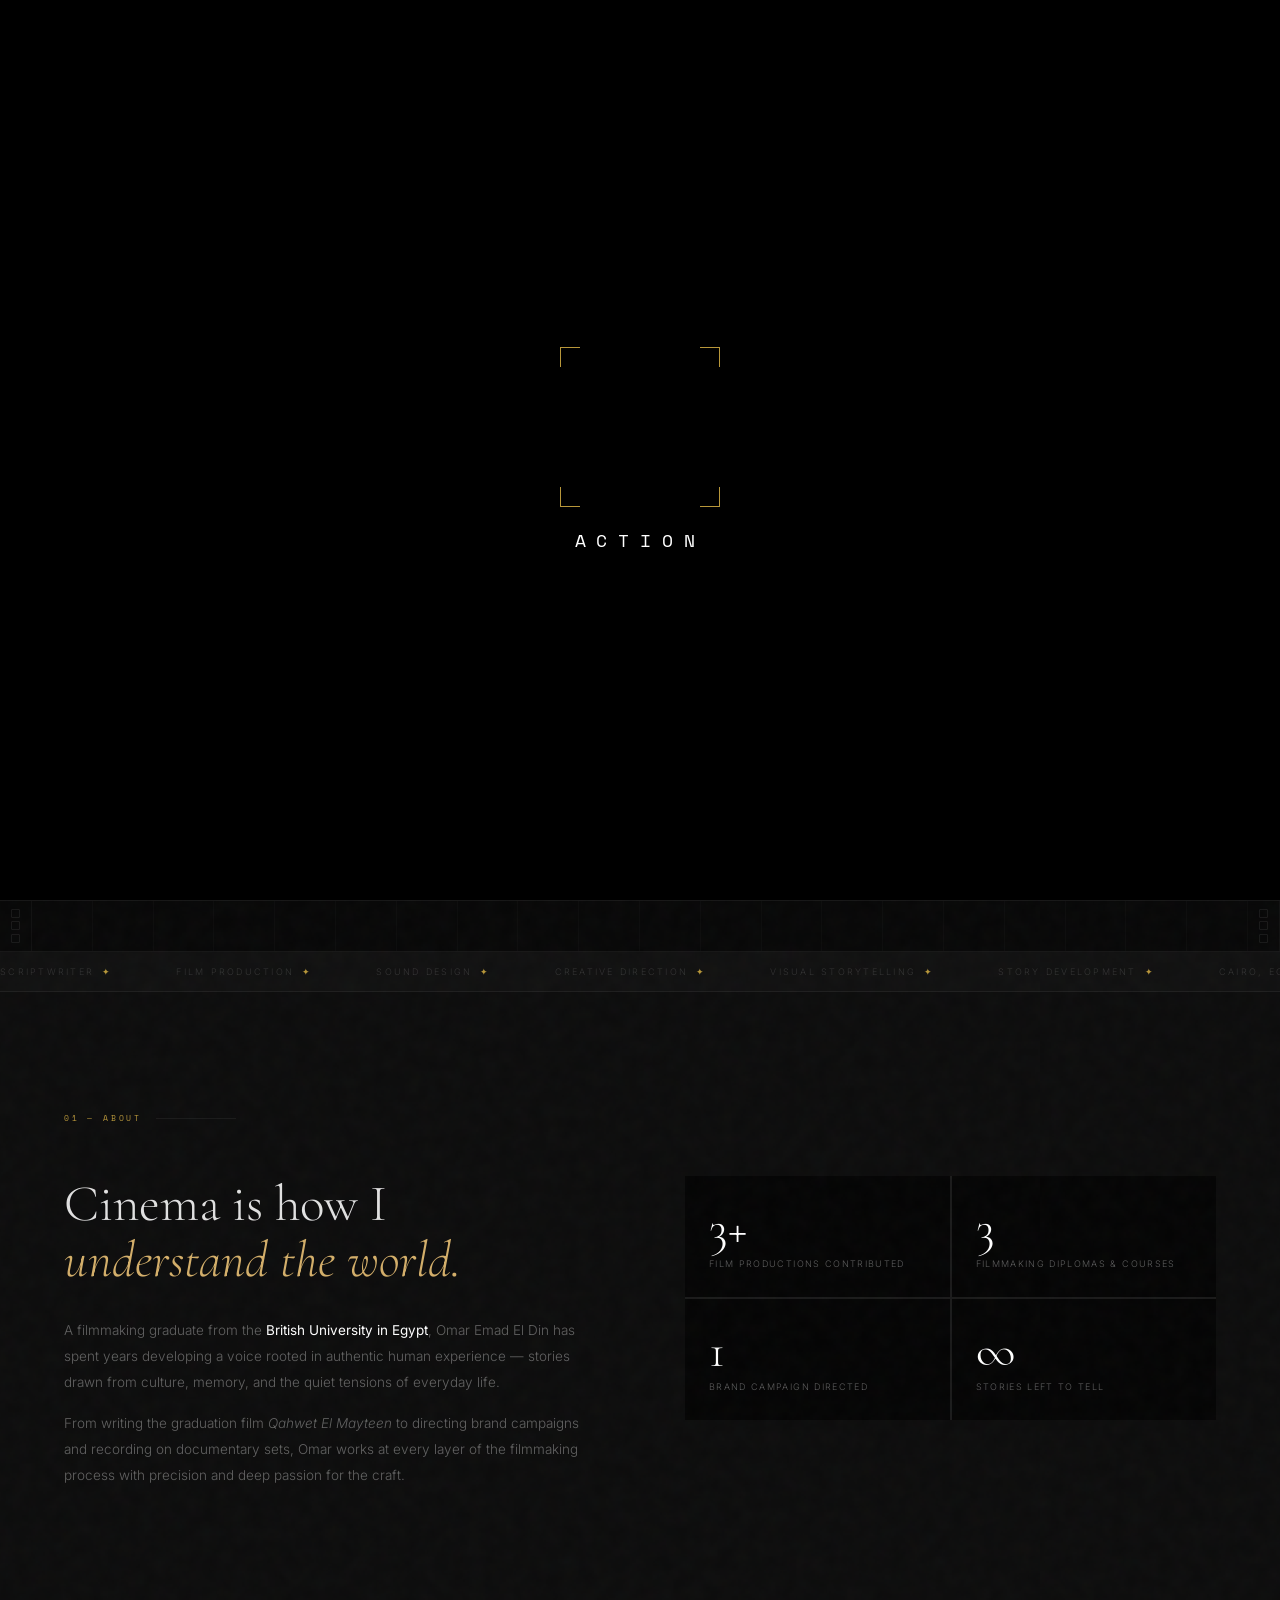
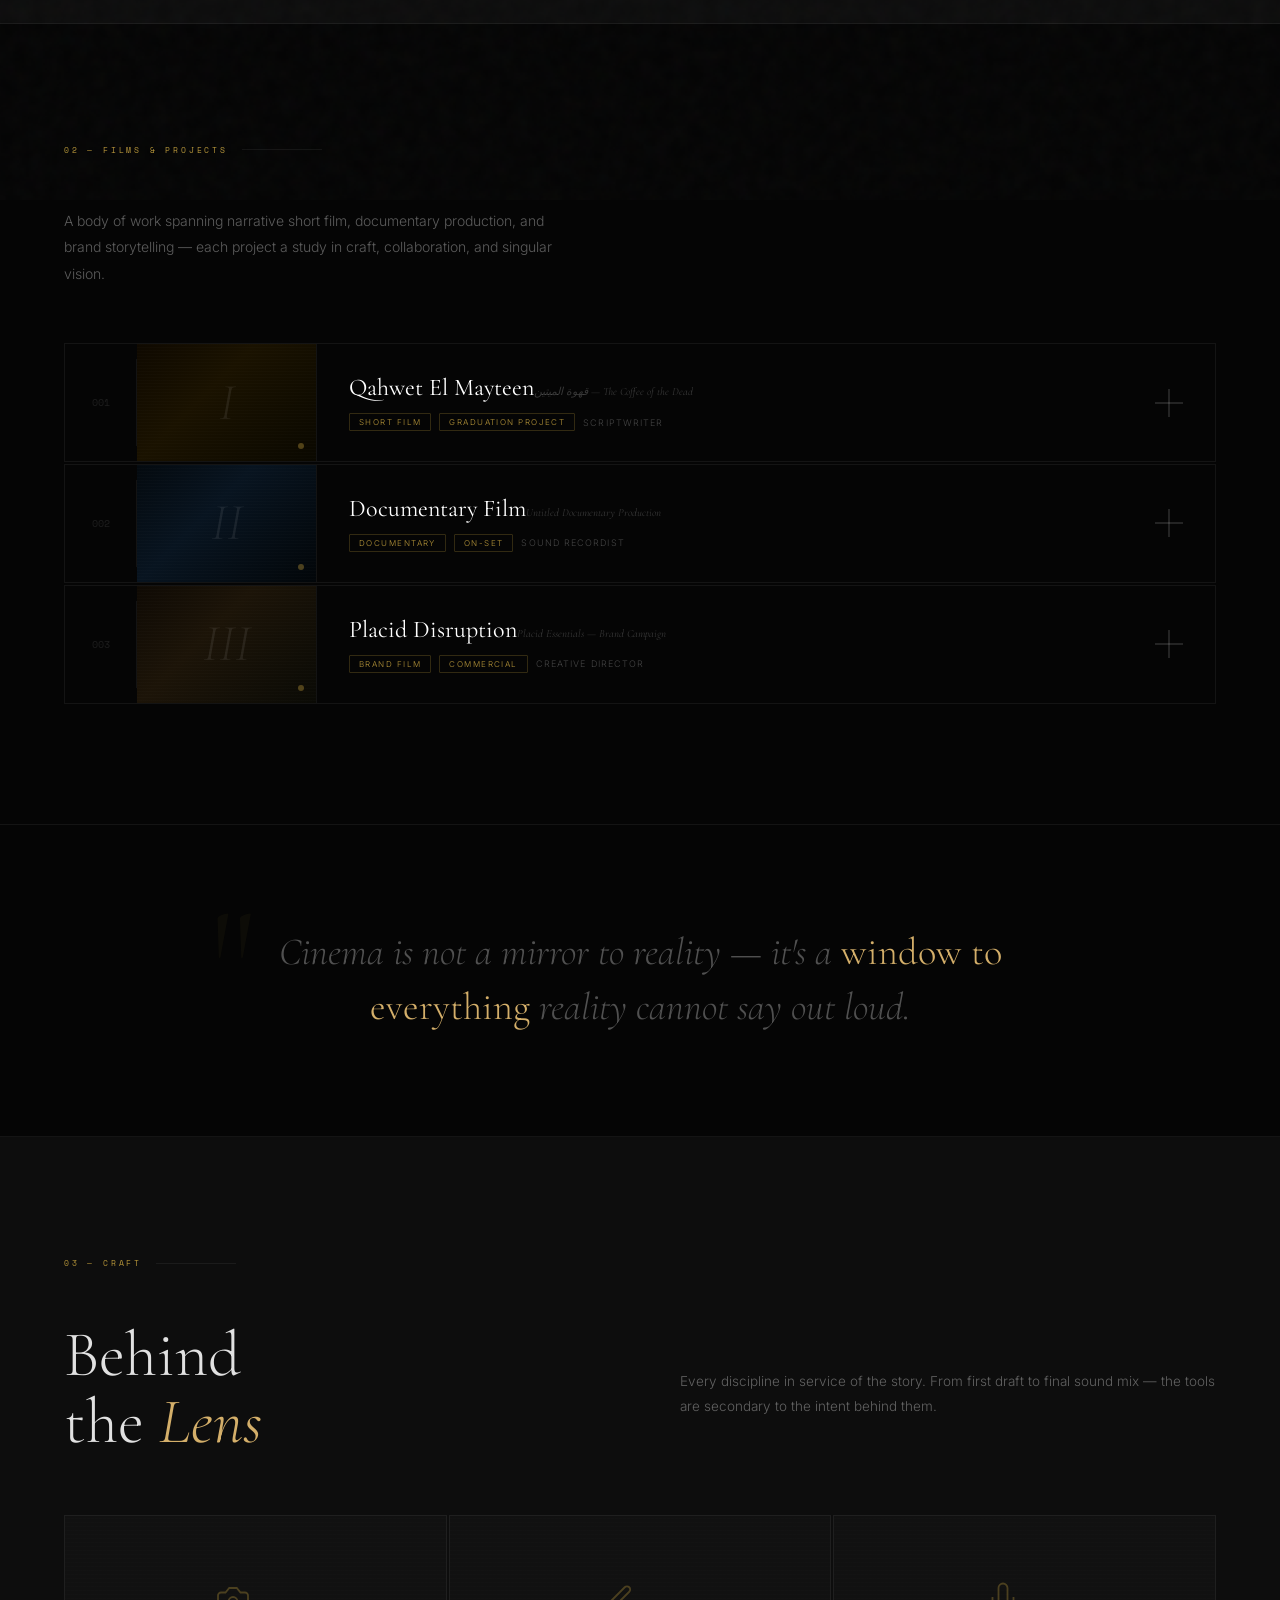
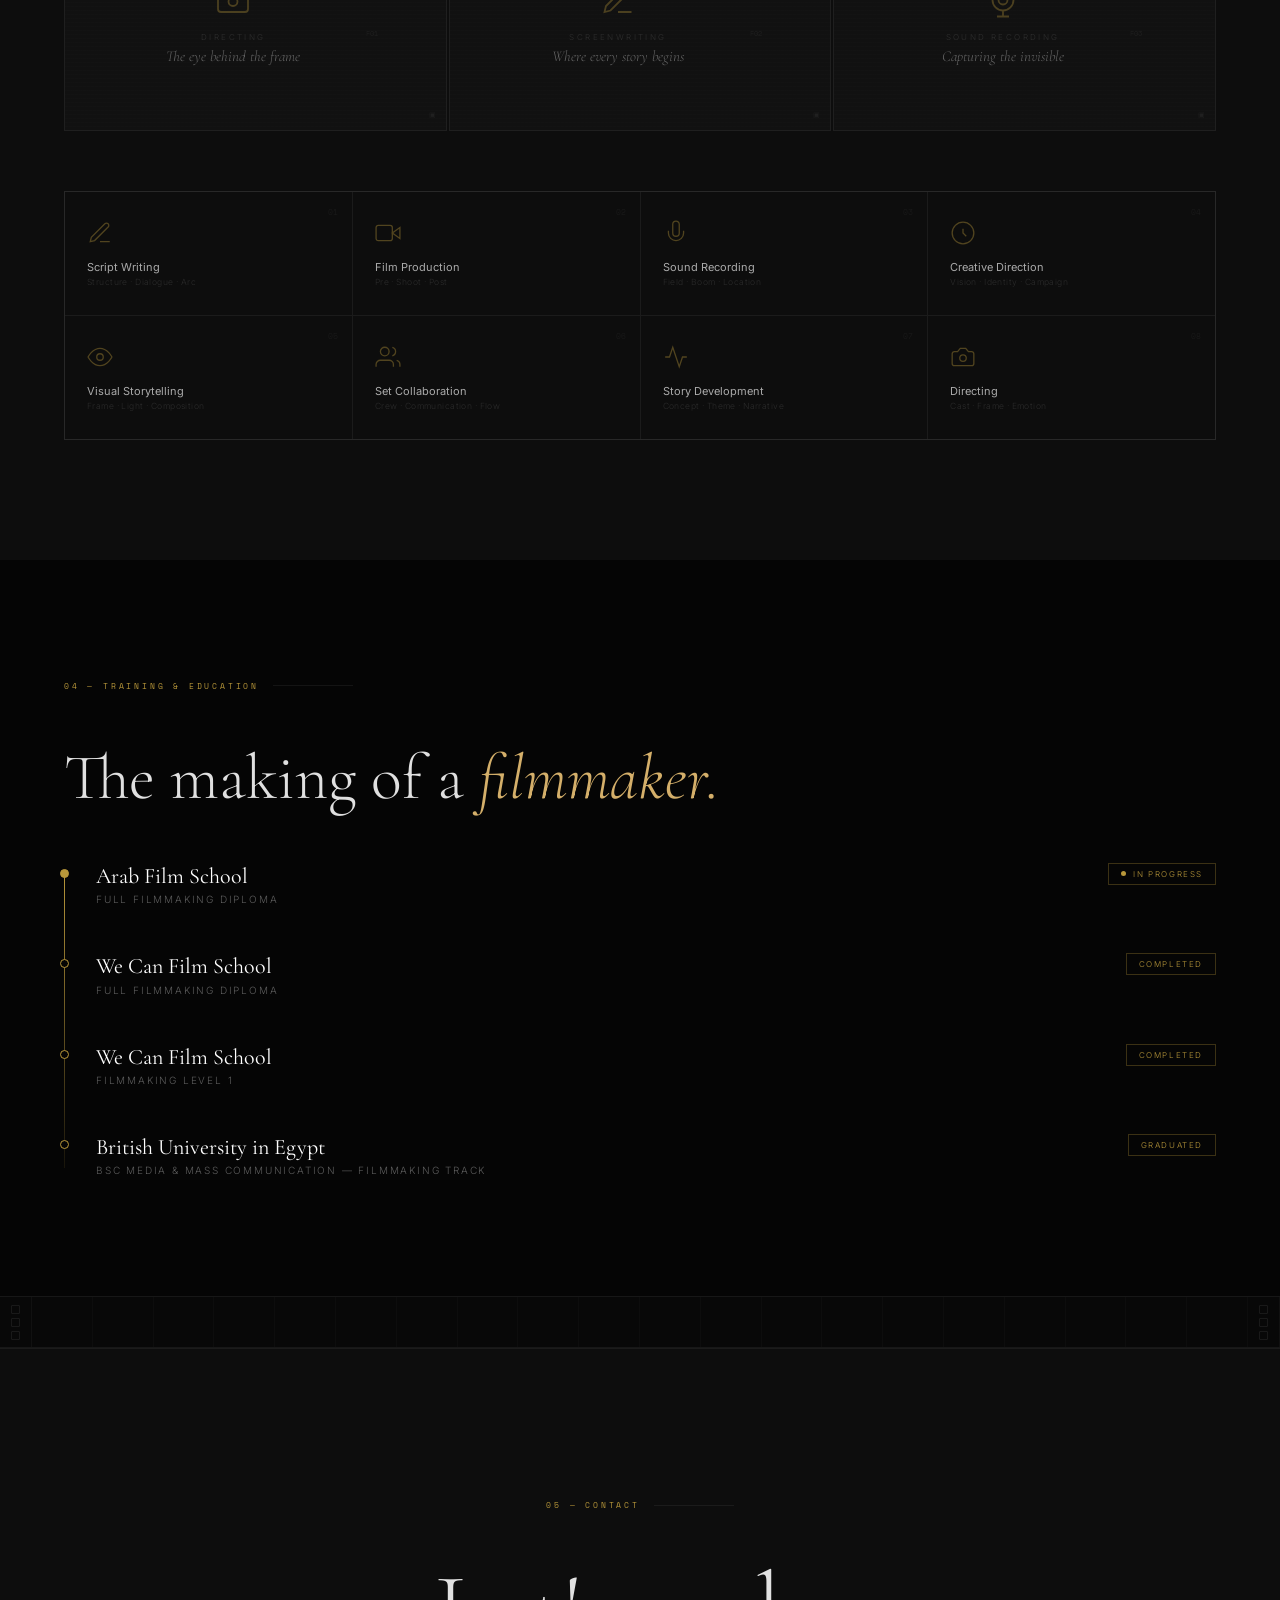
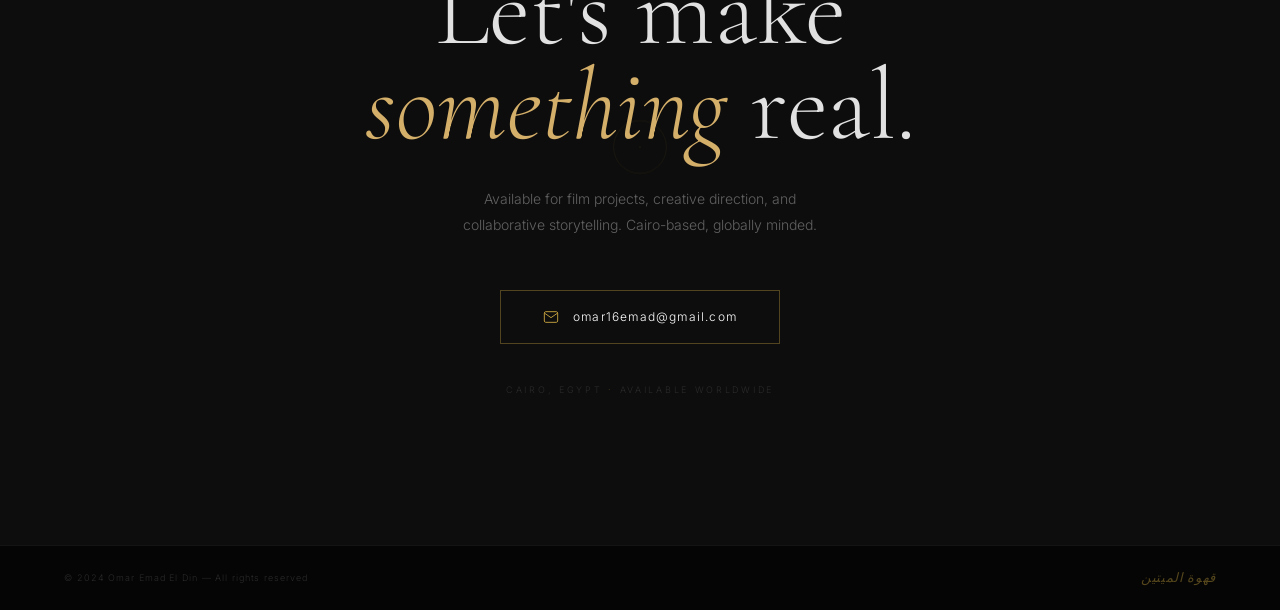
<file: indeX2.html>
<!DOCTYPE html>
<html lang="en">
<head>
<meta charset="UTF-8">
<meta name="viewport" content="width=device-width, initial-scale=1.0">
<title>Omar Emad El Din — Filmmaker</title>
<style>
@import url('https://fonts.googleapis.com/css2?family=Cormorant+Garamond:ital,wght@0,200;0,300;0,400;0,600;1,200;1,300;1,400;1,600&family=Inter:wght@100;200;300;400;500&family=Space+Mono:ital,wght@0,400;0,700;1,400&display=swap');

*,*::before,*::after{box-sizing:border-box;margin:0;padding:0}

:root{
  --black:#050505;--dark:#0d0d0d;--panel:#111;
  --border:rgba(255,255,255,0.06);--border2:rgba(255,255,255,0.1);
  --gold:#b8973a;--gold2:#d4af6a;--gold3:rgba(184,151,58,0.15);
  --dim:rgba(255,255,255,0.35);--muted:rgba(255,255,255,0.12);
  --text:rgba(255,255,255,0.88);
}

html{scroll-behavior:smooth;overflow-x:hidden}

body{
  background:var(--black);color:var(--text);
  font-family:'Inter',sans-serif;font-weight:300;
  overflow-x:hidden;cursor:none;
}

/* ─── SCROLL PROGRESS ─── */
#progress-bar{
  position:fixed;top:0;left:0;height:2px;width:0%;
  background:linear-gradient(90deg,var(--gold),var(--gold2));
  z-index:10000;transition:width 0.05s linear;
  box-shadow:0 0 12px rgba(184,151,58,0.6);
}

/* ─── CURSOR ─── */
#cur{
  position:fixed;top:0;left:0;pointer-events:none;z-index:9999;
  width:16px;height:16px;
  border:1px solid var(--gold2);border-radius:50%;
  transform:translate(-50%,-50%);
  transition:width .3s,height .3s,border-color .3s,background .3s;
  mix-blend-mode:exclusion;
}
#cur.big{width:52px;height:52px;border-color:rgba(212,175,106,0.5);background:rgba(184,151,58,0.05)}
#cur.text-mode::after{
  content:attr(data-label);
  position:absolute;top:50%;left:50%;transform:translate(-50%,-50%);
  font-size:7px;letter-spacing:.2em;text-transform:uppercase;
  color:var(--gold2);white-space:nowrap;font-family:'Inter',sans-serif;
}
#cur2{
  position:fixed;top:0;left:0;pointer-events:none;z-index:9998;
  width:5px;height:5px;background:var(--gold);border-radius:50%;
  transform:translate(-50%,-50%);
}

/* ─── PRELOADER ─── */
#preloader{
  position:fixed;inset:0;z-index:99999;
  background:#000;display:flex;align-items:center;justify-content:center;
  flex-direction:column;
}
.pl-frame{
  position:relative;width:160px;height:160px;
  display:flex;align-items:center;justify-content:center;
}
.pl-corners .c{
  position:absolute;width:20px;height:20px;
  border-color:var(--gold);border-style:solid;
}
.pl-corners .c-tl{top:0;left:0;border-width:1px 0 0 1px}
.pl-corners .c-tr{top:0;right:0;border-width:1px 1px 0 0}
.pl-corners .c-bl{bottom:0;left:0;border-width:0 0 1px 1px}
.pl-corners .c-br{bottom:0;right:0;border-width:0 1px 1px 0}
.pl-num{
  font-family:'Cormorant Garamond',serif;font-size:96px;font-weight:200;
  color:#fff;line-height:1;
  transition:opacity .15s,transform .15s;
}
.pl-flash{
  position:absolute;inset:0;background:rgba(184,151,58,0.2);
  opacity:0;transition:opacity .08s;
}
.pl-label{
  margin-top:20px;font-size:8px;letter-spacing:.5em;
  text-transform:uppercase;color:var(--gold);
  font-family:'Space Mono',monospace;
  opacity:0;animation:none;
}
.pl-curtain{
  position:absolute;inset:0;background:#000;
  transform-origin:left;
}
.pl-curtain.left{left:0;right:50%;transform-origin:left}
.pl-curtain.right{left:50%;right:0;transform-origin:right}

/* ─── GRAIN ─── */
#grain{
  position:fixed;inset:-200%;width:400%;height:400%;
  pointer-events:none;z-index:9990;opacity:.028;
  background-image:url("data:image/svg+xml,%3Csvg viewBox='0 0 256 256' xmlns='http://www.w3.org/2000/svg'%3E%3Cfilter id='n'%3E%3CfeTurbulence type='fractalNoise' baseFrequency='.9' numOctaves='4' stitchTiles='stitch'/%3E%3C/filter%3E%3Crect width='100%25' height='100%25' filter='url(%23n)'/%3E%3C/svg%3E");
  animation:gr .12s steps(1) infinite;
}
@keyframes gr{
  0%{transform:translate(0,0)}10%{transform:translate(-5%,-10%)}
  20%{transform:translate(-15%,5%)}30%{transform:translate(7%,-25%)}
  40%{transform:translate(-5%,25%)}50%{transform:translate(-15%,10%)}
  60%{transform:translate(15%,0)}70%{transform:translate(0,15%)}
  80%{transform:translate(3%,35%)}90%{transform:translate(-10%,10%)}
  100%{transform:translate(5%,5%)}
}

/* ─── NAV ─── */
nav{
  position:fixed;top:0;left:0;right:0;z-index:1000;
  padding:32px 64px;
  display:flex;justify-content:space-between;align-items:center;
  transition:padding .4s,background .4s,border-color .4s;
  border-bottom:1px solid transparent;
}
nav.s{
  padding:18px 64px;
  background:rgba(5,5,5,0.92);
  border-color:var(--border);
  backdrop-filter:blur(16px) saturate(1.2);
}
.nav-logo{
  font-family:'Cormorant Garamond',serif;font-size:17px;
  font-weight:300;letter-spacing:.1em;color:#fff;text-decoration:none;
}
.nav-logo em{color:var(--gold);font-style:italic}
.nav-links{display:flex;gap:36px;list-style:none}
.nav-links a{
  font-size:9px;text-transform:uppercase;letter-spacing:.25em;
  color:var(--dim);text-decoration:none;transition:color .3s;
  position:relative;padding-bottom:4px;
}
.nav-links a::after{
  content:'';position:absolute;bottom:0;left:0;right:0;
  height:1px;background:var(--gold);
  transform:scaleX(0);transform-origin:left;transition:transform .35s;
}
.nav-links a:hover{color:#fff}
.nav-links a:hover::after{transform:scaleX(1)}
.nav-reel{
  font-family:'Space Mono',monospace;font-size:8px;
  color:rgba(255,255,255,.1);letter-spacing:.15em;
}

/* ─── HERO ─── */
#hero{
  height:100vh;position:relative;
  display:flex;align-items:flex-end;overflow:hidden;
}

#hero-canvas{position:absolute;inset:0;width:100%;height:100%}

.hero-spotlight{
  position:absolute;inset:0;pointer-events:none;
  background:radial-gradient(circle 700px at var(--sx,50%) var(--sy,50%),
    rgba(184,151,58,0.055) 0%,transparent 75%);
  transition:background .1s;
}

.hero-vline{
  position:absolute;left:44%;top:0;bottom:0;width:1px;
  background:linear-gradient(to bottom,transparent 0%,var(--border) 20%,var(--border) 80%,transparent 100%);
}

.frame-corners{position:absolute;inset:44px;pointer-events:none}
.fc{position:absolute;border-color:rgba(184,151,58,.28);border-style:solid}
.fc-tl{top:0;left:0;width:28px;height:28px;border-width:1px 0 0 1px}
.fc-tr{top:0;right:0;width:28px;height:28px;border-width:1px 1px 0 0}
.fc-bl{bottom:0;left:0;width:28px;height:28px;border-width:0 0 1px 1px}
.fc-br{bottom:0;right:0;width:28px;height:28px;border-width:0 1px 1px 0}

.hero-meta{
  position:absolute;right:64px;top:50%;transform:translateY(-50%);
  text-align:right;
}
.hero-meta-num{
  font-family:'Space Mono',monospace;font-size:100px;font-weight:700;
  color:rgba(255,255,255,.025);line-height:1;user-select:none;
}
.hero-meta-tag{
  font-size:8px;letter-spacing:.35em;text-transform:uppercase;
  color:rgba(255,255,255,.06);display:block;margin-top:-8px;
}

.hero-content{
  position:relative;z-index:2;
  padding:0 64px 80px;max-width:980px;
}

.hero-eyebrow{
  display:flex;align-items:center;gap:14px;margin-bottom:26px;
  opacity:0;
}
.hero-eyebrow-dot{
  width:6px;height:6px;border-radius:50%;background:var(--gold);
  animation:pulse 2.5s ease-in-out infinite;
}
@keyframes pulse{0%,100%{opacity:1;transform:scale(1)}50%{opacity:.4;transform:scale(.7)}}
.hero-eyebrow-text{
  font-size:9px;text-transform:uppercase;letter-spacing:.35em;color:var(--gold);
  font-family:'Space Mono',monospace;
}
.hero-eyebrow-line{
  flex:1;height:1px;max-width:80px;
  background:linear-gradient(to right,var(--gold),transparent);
}

.hero-name{
  font-family:'Cormorant Garamond',serif;
  font-size:clamp(60px,10vw,130px);font-weight:200;
  line-height:.88;letter-spacing:-.025em;color:#fff;
  overflow:hidden;
}
.hero-name .line{display:block;overflow:hidden}
.hero-name .line span{
  display:block;
  transform:translateY(110%);
  transition:transform 1.1s cubic-bezier(.16,1,.3,1);
}
.hero-name .line.it span{
  font-style:italic;color:var(--gold2);font-weight:300;
}
.hero-name.anim .line span{transform:translateY(0)}
.hero-name .line:nth-child(2) span{transition-delay:.08s}

.hero-tagline{
  margin-top:30px;font-size:13px;font-weight:300;
  color:var(--dim);max-width:380px;line-height:1.9;
  opacity:0;transform:translateY(16px);
  transition:opacity .9s 1s,transform .9s 1s;
}
.hero-tagline.anim{opacity:1;transform:translateY(0)}

.hero-badges{
  display:flex;gap:10px;flex-wrap:wrap;margin-top:28px;
  opacity:0;transition:opacity .8s 1.2s;
}
.hero-badges.anim{opacity:1}
.hero-badge{
  font-size:8px;text-transform:uppercase;letter-spacing:.18em;
  padding:5px 12px;border:1px solid var(--border2);
  color:rgba(255,255,255,.4);transition:border-color .3s,color .3s;
}
.hero-badge:hover{border-color:var(--gold);color:#fff}

.hero-scroll{
  position:absolute;bottom:44px;right:64px;
  display:flex;flex-direction:column;align-items:center;gap:10px;
  opacity:0;animation:fadeIn .8s 2s forwards;
}
@keyframes fadeIn{to{opacity:1}}
.scroll-track{
  width:1px;height:64px;background:rgba(255,255,255,.06);
  position:relative;overflow:hidden;
}
.scroll-thumb{
  position:absolute;top:0;left:0;width:100%;height:40%;
  background:linear-gradient(to bottom,var(--gold),transparent);
  animation:scrollDown 1.8s ease-in-out infinite;
}
@keyframes scrollDown{0%{top:-40%;opacity:1}100%{top:140%;opacity:0}}
.scroll-lbl{
  font-size:7px;letter-spacing:.3em;text-transform:uppercase;
  color:rgba(255,255,255,.15);writing-mode:vertical-rl;
}

/* ─── FILMSTRIP ─── */
.filmstrip{
  height:52px;display:flex;overflow:hidden;
  border-top:1px solid var(--border);border-bottom:1px solid var(--border);
  background:#080808;user-select:none;
}
.fs-perf{
  flex-shrink:0;width:32px;border-right:1px solid rgba(255,255,255,.04);
  display:flex;flex-direction:column;justify-content:space-around;align-items:center;padding:6px 0;
}
.fs-hole{width:9px;height:9px;border:1px solid rgba(255,255,255,.07);border-radius:1px}
.fs-frame{flex:1;border-right:1px solid rgba(255,255,255,.025)}

/* ─── TICKER ─── */
.ticker-wrap{
  overflow:hidden;padding:14px 0;background:var(--panel);
  border-bottom:1px solid var(--border);
}
.ticker{
  display:flex;gap:56px;white-space:nowrap;
  animation:ticker 25s linear infinite;
}
.ticker-item{
  font-size:9px;text-transform:uppercase;letter-spacing:.25em;
  color:rgba(255,255,255,.14);flex-shrink:0;
}
.ticker-item em{color:var(--gold);font-style:normal;margin:0 8px}
@keyframes ticker{from{transform:translateX(0)}to{transform:translateX(-50%)}}

/* ─── SECTION BASE ─── */
section{padding:120px 64px}

.s-label{
  font-size:8px;text-transform:uppercase;letter-spacing:.35em;color:var(--gold);
  display:flex;align-items:center;gap:14px;margin-bottom:52px;
  font-family:'Space Mono',monospace;
}
.s-label::after{content:'';flex:1;height:1px;background:var(--border);max-width:80px}

/* ─── REVEAL ─── */
.rv{opacity:0;transform:translateY(44px);transition:opacity .95s ease,transform .95s ease}
.rv.on{opacity:1;transform:translateY(0)}

/* ─── ABOUT ─── */
#about{background:var(--dark);border-bottom:1px solid var(--border)}
.about-grid{display:grid;grid-template-columns:1fr 1fr;gap:90px;align-items:start}

.about-h{
  font-family:'Cormorant Garamond',serif;
  font-size:clamp(36px,4vw,56px);font-weight:300;line-height:1.1;
  margin-bottom:28px;
}
.about-h em{font-style:italic;color:var(--gold2)}
.about-p{font-size:13.5px;line-height:1.95;color:var(--dim);margin-bottom:14px}
.about-p strong{color:#fff;font-weight:400}

.stats{display:grid;grid-template-columns:1fr 1fr;gap:2px;background:var(--border)}
.stat{
  background:var(--black);padding:28px 24px;position:relative;overflow:hidden;
  transition:background .35s;
}
.stat:hover{background:rgba(184,151,58,.04)}
.stat::before{
  content:'';position:absolute;left:0;top:0;bottom:0;width:2px;
  background:linear-gradient(to bottom,var(--gold),transparent);
  opacity:0;transition:opacity .35s;
}
.stat:hover::before{opacity:1}
.stat-n{
  font-family:'Cormorant Garamond',serif;font-size:48px;font-weight:200;
  color:#fff;line-height:1;
}
.stat-n sup{font-size:20px;color:var(--gold);vertical-align:super}
.stat-d{font-size:9px;text-transform:uppercase;letter-spacing:.15em;color:var(--dim);margin-top:6px}

/* ─── FILMS ─── */
#films{background:var(--black)}
.films-intro{
  font-size:14px;color:var(--dim);line-height:1.9;
  max-width:500px;margin-bottom:56px;
}

.film-cards{display:flex;flex-direction:column;gap:2px}

.fc-wrap{
  position:relative;overflow:hidden;border:1px solid var(--border);
  transition:border-color .5s;cursor:none;
}
.fc-wrap:hover{border-color:rgba(184,151,58,.35)}
.fc-wrap.open{border-color:rgba(184,151,58,.5)}

.fc-head{
  display:grid;grid-template-columns:72px auto 1fr auto;
  align-items:center;
}
.fc-n{
  font-family:'Space Mono',monospace;font-size:10px;
  color:rgba(255,255,255,.1);text-align:center;
  padding:36px 0;border-right:1px solid var(--border);
  transition:color .3s;
}
.fc-wrap:hover .fc-n{color:var(--gold)}

.fc-poster{
  width:180px;height:100%;min-height:100px;
  position:relative;overflow:hidden;
  border-right:1px solid var(--border);
  display:flex;align-items:center;justify-content:center;
  flex-shrink:0;
}
.fc-poster-bg{
  position:absolute;inset:0;
  transition:transform .6s ease;
}
.fc-wrap:hover .fc-poster-bg{transform:scale(1.05)}
.fc-poster-1{background:linear-gradient(135deg,#0f0900 0%,#1a1200 40%,#0a0800 100%)}
.fc-poster-2{background:linear-gradient(135deg,#040a0f 0%,#081420 40%,#020609 100%)}
.fc-poster-3{background:linear-gradient(135deg,#0f0a04 0%,#1c1408 40%,#0a0a05 100%)}

.fc-poster-lines{
  position:absolute;inset:0;
  background:repeating-linear-gradient(
    0deg,transparent,transparent 2px,
    rgba(255,255,255,.012) 2px,rgba(255,255,255,.012) 3px
  );
}
.fc-poster-num{
  position:relative;font-family:'Cormorant Garamond',serif;
  font-size:52px;font-weight:200;font-style:italic;
  color:rgba(255,255,255,.08);line-height:1;z-index:1;
}
.fc-poster-dot{
  position:absolute;bottom:12px;right:12px;
  width:6px;height:6px;border-radius:50%;background:var(--gold);
  opacity:.4;
}

.fc-info{padding:30px 32px}
.fc-title{
  font-family:'Cormorant Garamond',serif;font-size:24px;font-weight:400;
  color:#fff;line-height:1.2;transition:color .3s;
}
.fc-wrap:hover .fc-title{color:var(--gold2)}
.fc-title-sub{font-size:11px;color:rgba(255,255,255,.2);font-style:italic;margin-top:2px}
.fc-tags{display:flex;gap:8px;align-items:center;margin-top:10px;flex-wrap:wrap}
.fc-tag{
  font-size:8px;text-transform:uppercase;letter-spacing:.18em;
  color:var(--gold);border:1px solid rgba(184,151,58,.25);
  padding:3px 9px;border-radius:1px;
}
.fc-role{
  font-size:9px;text-transform:uppercase;letter-spacing:.12em;
  color:rgba(255,255,255,.25);
}

.fc-toggle{
  padding:0 32px;flex-shrink:0;
  display:flex;align-items:center;justify-content:center;
}
.fc-plus{
  width:28px;height:28px;position:relative;flex-shrink:0;
}
.fc-plus::before,.fc-plus::after{
  content:'';position:absolute;top:50%;left:0;right:0;
  height:1px;background:rgba(255,255,255,.25);
  transform:translateY(-50%);transition:transform .4s,opacity .4s;
}
.fc-plus::after{transform:translateY(-50%) rotate(90deg)}
.fc-wrap.open .fc-plus::before{transform:translateY(-50%) rotate(45deg)}
.fc-wrap.open .fc-plus::after{transform:translateY(-50%) rotate(135deg)}

.fc-body{
  height:0;overflow:hidden;
  border-top:0px solid var(--border);
  transition:height .5s cubic-bezier(.16,1,.3,1),border-top .3s;
}
.fc-wrap.open .fc-body{border-top:1px solid var(--border)}
.fc-body-inner{
  display:grid;grid-template-columns:252px 1fr;
  padding:32px 32px 32px 252px;gap:40px;
}
.fc-desc{font-size:13px;line-height:1.9;color:rgba(255,255,255,.4)}
.fc-desc p{margin-bottom:10px}
.fc-highlights{list-style:none;display:flex;flex-direction:column;gap:10px;padding-top:4px}
.fc-highlights li{
  font-size:12px;color:var(--dim);padding-left:18px;
  position:relative;line-height:1.65;
}
.fc-highlights li::before{
  content:'—';position:absolute;left:0;color:var(--gold);font-size:10px;top:1px;
}
.fc-progress{
  position:absolute;bottom:0;left:0;right:0;height:1px;
  background:linear-gradient(90deg,var(--gold),var(--gold2));
  transform:scaleX(0);transform-origin:left;transition:transform .6s;
}
.fc-wrap:hover .fc-progress,.fc-wrap.open .fc-progress{transform:scaleX(1)}

/* ─── QUOTE ─── */
.quote-sec{
  padding:100px 64px;background:var(--black);
  border-top:1px solid var(--border);border-bottom:1px solid var(--border);
}
.q-wrap{max-width:820px;margin:0 auto;text-align:center;position:relative}
.q-wrap::before{
  content:'"';
  position:absolute;left:-20px;top:-40px;
  font-family:'Cormorant Garamond',serif;font-size:160px;
  color:rgba(184,151,58,.05);line-height:1;font-weight:200;
}
.big-q{
  font-family:'Cormorant Garamond',serif;
  font-size:clamp(22px,3vw,40px);font-weight:300;font-style:italic;
  color:rgba(255,255,255,.3);line-height:1.45;
}
.big-q em{color:var(--gold2);font-style:normal}

/* ─── CRAFT ─── */
#craft{background:var(--dark)}

.craft-top{
  display:grid;grid-template-columns:1fr 1fr;gap:80px;
  align-items:center;margin-bottom:60px;
}
.craft-h{
  font-family:'Cormorant Garamond',serif;
  font-size:clamp(40px,5vw,68px);font-weight:200;line-height:1.05;
}
.craft-h em{font-style:italic;color:var(--gold2)}
.craft-desc{font-size:13.5px;color:var(--dim);line-height:1.9;padding-top:12px}

.frames-row{display:grid;grid-template-columns:repeat(3,1fr);gap:2px;margin-bottom:2px}
.frame-box{
  aspect-ratio:16/9;background:var(--panel);border:1px solid var(--border);
  position:relative;overflow:hidden;
  display:flex;align-items:center;justify-content:center;
  transition:border-color .4s;
}
.frame-box:hover{border-color:rgba(184,151,58,.4)}
.fb-glow{
  position:absolute;inset:0;
  background:radial-gradient(circle at var(--fx,50%) var(--fy,50%),
    rgba(184,151,58,.06) 0%,transparent 65%);
  opacity:0;transition:opacity .3s;
}
.frame-box:hover .fb-glow{opacity:1}
.fb-lines{
  position:absolute;inset:0;
  background:repeating-linear-gradient(
    0deg,transparent,transparent 3px,
    rgba(255,255,255,.008) 3px,rgba(255,255,255,.008) 4px
  );
}
.fb-content{position:relative;z-index:1;text-align:center;padding:24px}
.fb-icon{width:36px;height:36px;margin:0 auto 14px;opacity:.35;transition:opacity .3s}
.frame-box:hover .fb-icon{opacity:.7}
.fb-icon svg{width:100%;height:100%;stroke:var(--gold);fill:none;stroke-width:1.2}
.fb-lbl{font-size:8px;text-transform:uppercase;letter-spacing:.3em;color:var(--muted)}
.fb-title{
  font-family:'Cormorant Garamond',serif;font-size:15px;
  color:rgba(255,255,255,.35);margin-top:5px;font-style:italic;
  transition:color .3s;
}
.frame-box:hover .fb-title{color:rgba(255,255,255,.6)}
.fb-cn{
  position:absolute;font-family:'Space Mono',monospace;
  font-size:7px;color:rgba(255,255,255,.06);
}
.fb-cn.tl{top:10px;left:10px}
.fb-cn.br{bottom:10px;right:10px}

/* Skill grid */
.skill-g{
  display:grid;grid-template-columns:repeat(4,1fr);
  gap:1px;background:var(--border);
  border:1px solid var(--border);margin-top:60px;
}
.sk{
  background:var(--dark);padding:28px 22px;position:relative;
  overflow:hidden;transition:background .3s;
}
.sk::before{
  content:attr(data-n);position:absolute;right:14px;top:14px;
  font-family:'Space Mono',monospace;font-size:8px;color:rgba(255,255,255,.05);
}
.sk:hover{background:rgba(184,151,58,.04)}
.sk-icon{width:26px;height:26px;margin-bottom:14px;opacity:.4;transition:opacity .3s}
.sk:hover .sk-icon{opacity:.75}
.sk-icon svg{width:100%;height:100%;stroke:var(--gold);fill:none;stroke-width:1.2}
.sk-name{font-size:11px;font-weight:400;color:rgba(255,255,255,.65)}
.sk-sub{font-size:8.5px;color:var(--muted);margin-top:3px;letter-spacing:.05em}

/* ─── TRAINING ─── */
#training{background:var(--black)}

.training-h{
  font-family:'Cormorant Garamond',serif;
  font-size:clamp(38px,5vw,64px);font-weight:200;line-height:1.05;
  margin-bottom:52px;
}
.training-h em{font-style:italic;color:var(--gold2)}

.tl{position:relative;padding-left:32px}
.tl::before{
  content:'';position:absolute;left:0;top:8px;bottom:8px;width:1px;
  background:linear-gradient(to bottom,var(--gold),rgba(184,151,58,.1));
}
.tl-item{position:relative;padding:0 0 48px 0;display:grid;grid-template-columns:1fr auto;gap:20px}
.tl-item:last-child{padding-bottom:0}
.tl-dot{
  position:absolute;left:-36px;top:6px;
  width:9px;height:9px;border-radius:50%;border:1px solid var(--gold);
  background:var(--black);
}
.tl-item.active .tl-dot{background:var(--gold);animation:dotPulse 1.8s ease-in-out infinite}
@keyframes dotPulse{
  0%,100%{box-shadow:0 0 0 0 rgba(184,151,58,.4)}
  50%{box-shadow:0 0 0 8px rgba(184,151,58,0)}
}
.tl-school{
  font-family:'Cormorant Garamond',serif;font-size:22px;font-weight:400;
  color:#fff;line-height:1.2;margin-bottom:4px;
}
.tl-prog{font-size:10px;text-transform:uppercase;letter-spacing:.18em;color:var(--dim)}
.tl-badge{
  display:inline-flex;align-items:center;gap:7px;
  font-size:8px;text-transform:uppercase;letter-spacing:.2em;
  color:var(--gold);border:1px solid rgba(184,151,58,.3);
  padding:5px 12px;align-self:start;white-space:nowrap;
}
.tl-badge .pb{
  width:5px;height:5px;border-radius:50%;background:var(--gold);
  animation:dotPulse 1.5s ease-in-out infinite;
}

/* ─── CONTACT ─── */
#contact{
  background:var(--dark);border-top:1px solid var(--border);
  text-align:center;padding:150px 64px;
  position:relative;overflow:hidden;
}
#contact-canvas{position:absolute;inset:0;width:100%;height:100%;opacity:.4}

.ct-h{
  font-family:'Cormorant Garamond',serif;
  font-size:clamp(50px,8vw,110px);font-weight:200;line-height:.92;
  margin-bottom:34px;position:relative;z-index:1;
}
.ct-h em{font-style:italic;color:var(--gold2)}

.ct-sub{
  font-size:14px;color:var(--dim);line-height:1.85;
  max-width:360px;margin:0 auto 52px;position:relative;z-index:1;
}

.mag-btn{
  display:inline-flex;align-items:center;gap:14px;
  padding:18px 42px;border:1px solid rgba(184,151,58,.4);
  color:#fff;text-decoration:none;font-size:12px;letter-spacing:.1em;
  position:relative;z-index:1;overflow:hidden;
  transition:border-color .3s;
}
.mag-btn::before{
  content:'';position:absolute;inset:0;
  background:linear-gradient(135deg,rgba(184,151,58,.12),rgba(184,151,58,.04));
  transform:scaleX(0);transform-origin:left;transition:transform .4s;
}
.mag-btn:hover::before{transform:scaleX(1)}
.mag-btn:hover{border-color:var(--gold)}
.mag-btn svg{width:16px;height:16px;stroke:var(--gold);fill:none;stroke-width:1.5;flex-shrink:0}

.ct-loc{
  margin-top:40px;font-size:9px;text-transform:uppercase;letter-spacing:.3em;
  color:rgba(255,255,255,.12);position:relative;z-index:1;
}
.ct-loc em{color:rgba(184,151,58,.4);font-style:normal}

/* ─── FOOTER ─── */
footer{
  padding:24px 64px;border-top:1px solid var(--border);
  display:flex;justify-content:space-between;align-items:center;
  background:var(--black);
}
.f-copy{font-size:9px;color:rgba(255,255,255,.15);letter-spacing:.1em}
.f-mark{
  font-family:'Cormorant Garamond',serif;font-size:13px;
  color:rgba(184,151,58,.45);font-style:italic;letter-spacing:.05em;
}

/* ─── RESPONSIVE ─── */
@media(max-width:900px){
  nav{padding:20px 24px}nav.s{padding:14px 24px}
  .nav-links{display:none}
  section{padding:80px 24px}
  #hero .hero-content{padding:0 24px 64px}
  .about-grid,.craft-top,.fc-body-inner{grid-template-columns:1fr;gap:40px}
  .frames-row{grid-template-columns:1fr}
  .skill-g{grid-template-columns:repeat(2,1fr)}
  .fc-head{grid-template-columns:50px 1fr auto}
  .fc-poster{display:none}
  .fc-body-inner{padding:24px}
  footer{flex-direction:column;gap:10px;text-align:center}
  .hero-meta{display:none}
  .stats{grid-template-columns:1fr}
}
</style>
</head>
<body>

<!-- Progress -->
<div id="progress-bar"></div>

<!-- Cursor -->
<div id="cur"></div>
<div id="cur2"></div>

<!-- Grain -->
<div id="grain"></div>

<!-- ═══ PRELOADER ════════════════════════════════ -->
<div id="preloader">
  <div class="pl-frame">
    <div class="pl-corners">
      <div class="c c-tl"></div><div class="c c-tr"></div>
      <div class="c c-bl"></div><div class="c c-br"></div>
    </div>
    <div class="pl-num" id="pl-num">3</div>
    <div class="pl-flash" id="pl-flash"></div>
  </div>
  <div class="pl-label" id="pl-lbl">Preparing Scene</div>
  <div class="pl-curtain left" id="pl-cl"></div>
  <div class="pl-curtain right" id="pl-cr"></div>
</div>

<!-- ═══ NAV ═════════════════════════════════════ -->
<nav id="nav">
  <a href="#" class="nav-logo">Omar <em>Emad El Din</em></a>
  <ul class="nav-links">
    <li><a href="#about">About</a></li>
    <li><a href="#films">Films</a></li>
    <li><a href="#craft">Craft</a></li>
    <li><a href="#training">Training</a></li>
    <li><a href="#contact">Contact</a></li>
  </ul>
  <span class="nav-reel">REEL ✦ 2024</span>
</nav>

<!-- ═══ HERO ═════════════════════════════════════ -->
<section id="hero">
  <canvas id="hero-canvas"></canvas>
  <div class="hero-spotlight" id="hs"></div>
  <div class="hero-vline"></div>
  <div class="frame-corners">
    <div class="fc fc-tl"></div><div class="fc fc-tr"></div>
    <div class="fc fc-bl"></div><div class="fc fc-br"></div>
  </div>
  <div class="hero-meta">
    <div class="hero-meta-num">001</div>
    <span class="hero-meta-tag">Scene One</span>
  </div>
  <div class="hero-content">
    <div class="hero-eyebrow" id="h-ey">
      <div class="hero-eyebrow-dot"></div>
      <span class="hero-eyebrow-text" id="h-ey-t"></span>
      <div class="hero-eyebrow-line"></div>
    </div>
    <h1 class="hero-name" id="hero-name">
      <span class="line"><span>Omar</span></span>
      <span class="line it"><span>Emad El Din</span></span>
    </h1>
    <p class="hero-tagline" id="h-tag">
      Visual stories told with intention — from the written word to the final frame. Cairo-based filmmaker crafting cinema that feels, breathes, and endures.
    </p>
    <div class="hero-badges" id="h-badges">
      <span class="hero-badge">Scriptwriter</span>
      <span class="hero-badge">Film Director</span>
      <span class="hero-badge">Sound Recordist</span>
      <span class="hero-badge">Creative Director</span>
      <span class="hero-badge">Cairo, Egypt</span>
    </div>
  </div>
  <div class="hero-scroll">
    <div class="scroll-track"><div class="scroll-thumb"></div></div>
    <span class="scroll-lbl">Scroll</span>
  </div>
</section>

<!-- Film strip -->
<div class="filmstrip">
  <div class="fs-perf"><div class="fs-hole"></div><div class="fs-hole"></div><div class="fs-hole"></div></div>
  <div class="fs-frame"></div><div class="fs-frame"></div><div class="fs-frame"></div>
  <div class="fs-frame"></div><div class="fs-frame"></div><div class="fs-frame"></div>
  <div class="fs-frame"></div><div class="fs-frame"></div><div class="fs-frame"></div>
  <div class="fs-frame"></div><div class="fs-frame"></div><div class="fs-frame"></div>
  <div class="fs-frame"></div><div class="fs-frame"></div><div class="fs-frame"></div>
  <div class="fs-frame"></div><div class="fs-frame"></div><div class="fs-frame"></div>
  <div class="fs-frame"></div><div class="fs-frame"></div>
  <div class="fs-perf"><div class="fs-hole"></div><div class="fs-hole"></div><div class="fs-hole"></div></div>
</div>

<!-- Ticker -->
<div class="ticker-wrap">
  <div class="ticker">
    <span class="ticker-item">Scriptwriter<em>✦</em></span>
    <span class="ticker-item">Film Production<em>✦</em></span>
    <span class="ticker-item">Sound Design<em>✦</em></span>
    <span class="ticker-item">Creative Direction<em>✦</em></span>
    <span class="ticker-item">Visual Storytelling<em>✦</em></span>
    <span class="ticker-item">Story Development<em>✦</em></span>
    <span class="ticker-item">Cairo, Egypt<em>✦</em></span>
    <span class="ticker-item">قهوة الميتين<em>✦</em></span>
    <span class="ticker-item">Scriptwriter<em>✦</em></span>
    <span class="ticker-item">Film Production<em>✦</em></span>
    <span class="ticker-item">Sound Design<em>✦</em></span>
    <span class="ticker-item">Creative Direction<em>✦</em></span>
    <span class="ticker-item">Visual Storytelling<em>✦</em></span>
    <span class="ticker-item">Story Development<em>✦</em></span>
    <span class="ticker-item">Cairo, Egypt<em>✦</em></span>
    <span class="ticker-item">قهوة الميتين<em>✦</em></span>
  </div>
</div>

<!-- ═══ ABOUT ════════════════════════════════════ -->
<section id="about">
  <div class="s-label">01 — About</div>
  <div class="about-grid">
    <div class="rv">
      <h2 class="about-h">Cinema is how I<br><em>understand the world.</em></h2>
      <p class="about-p">A filmmaking graduate from the <strong>British University in Egypt</strong>, Omar Emad El Din has spent years developing a voice rooted in authentic human experience — stories drawn from culture, memory, and the quiet tensions of everyday life.</p>
      <p class="about-p">From writing the graduation film <em>Qahwet El Mayteen</em> to directing brand campaigns and recording on documentary sets, Omar works at every layer of the filmmaking process with precision and deep passion for the craft.</p>
    </div>
    <div class="stats rv">
      <div class="stat">
        <div class="stat-n" data-target="3" data-suffix="+">0</div>
        <div class="stat-d">Film Productions Contributed</div>
      </div>
      <div class="stat">
        <div class="stat-n" data-target="3">0</div>
        <div class="stat-d">Filmmaking Diplomas & Courses</div>
      </div>
      <div class="stat">
        <div class="stat-n" data-target="1">0</div>
        <div class="stat-d">Brand Campaign Directed</div>
      </div>
      <div class="stat">
        <div class="stat-n">∞</div>
        <div class="stat-d">Stories Left to Tell</div>
      </div>
    </div>
  </div>
</section>

<!-- ═══ FILMS ════════════════════════════════════ -->
<section id="films">
  <div class="s-label">02 — Films &amp; Projects</div>
  <p class="films-intro rv">A body of work spanning narrative short film, documentary production, and brand storytelling — each project a study in craft, collaboration, and singular vision.</p>

  <div class="film-cards">

    <!-- Film 1 -->
    <div class="fc-wrap rv" id="fcard-0">
      <div class="fc-head" onclick="toggleCard(0)">
        <div class="fc-n">001</div>
        <div class="fc-poster">
          <div class="fc-poster-bg fc-poster-1"></div>
          <div class="fc-poster-lines"></div>
          <div class="fc-poster-num">I</div>
          <div class="fc-poster-dot"></div>
        </div>
        <div class="fc-info">
          <div class="fc-title">Qahwet El Mayteen<span class="fc-title-sub">قهوة الميتين — The Coffee of the Dead</span></div>
          <div class="fc-tags">
            <span class="fc-tag">Short Film</span>
            <span class="fc-tag">Graduation Project</span>
            <span class="fc-role">Scriptwriter</span>
          </div>
        </div>
        <div class="fc-toggle"><div class="fc-plus"></div></div>
      </div>
      <div class="fc-body" id="fb-0">
        <div class="fc-body-inner">
          <div class="fc-desc">
            <p>An original screenplay developed as the British University in Egypt's graduation film — a narrative rooted in Egyptian cultural life and folklore, blending a dark, claustrophobic atmosphere with emotionally resonant character work.</p>
          </div>
          <ul class="fc-highlights">
            <li>Authored the complete original screenplay — dramatic structure, character arcs, and thematic throughlines from concept to final draft.</li>
            <li>Crafted culturally resonant dialogue rooted in Egyptian social dynamics, folklore, and lived experience.</li>
            <li>Collaborated with the directing and production team to translate the script into a cohesive visual narrative.</li>
            <li>Developed the film's tonal language — balancing dark subject matter with moments of human warmth and black humour.</li>
          </ul>
        </div>
      </div>
      <div class="fc-progress"></div>
    </div>

    <!-- Film 2 -->
    <div class="fc-wrap rv" id="fcard-1">
      <div class="fc-head" onclick="toggleCard(1)">
        <div class="fc-n">002</div>
        <div class="fc-poster">
          <div class="fc-poster-bg fc-poster-2"></div>
          <div class="fc-poster-lines"></div>
          <div class="fc-poster-num">II</div>
          <div class="fc-poster-dot"></div>
        </div>
        <div class="fc-info">
          <div class="fc-title">Documentary Film<span class="fc-title-sub">Untitled Documentary Production</span></div>
          <div class="fc-tags">
            <span class="fc-tag">Documentary</span>
            <span class="fc-tag">On-Set</span>
            <span class="fc-role">Sound Recordist</span>
          </div>
        </div>
        <div class="fc-toggle"><div class="fc-plus"></div></div>
      </div>
      <div class="fc-body" id="fb-1">
        <div class="fc-body-inner">
          <div class="fc-desc">
            <p>On-set audio capture and sound design role on an active documentary production — operating field recording equipment to deliver broadcast-quality audio across varied, demanding locations.</p>
          </div>
          <ul class="fc-highlights">
            <li>Operated boom and field recording equipment, capturing clean, broadcast-quality dialogue and ambient sound under real-world constraints.</li>
            <li>Monitored levels in real time, adapting to changing on-location acoustics to eliminate noise and maintain sonic continuity.</li>
            <li>Coordinated with the director and camera team to ensure sound coverage aligned with visual framing choices.</li>
            <li>Managed cabling, equipment transport, and field prep — maintaining the integrity of the audio chain throughout production.</li>
          </ul>
        </div>
      </div>
      <div class="fc-progress"></div>
    </div>

    <!-- Film 3 -->
    <div class="fc-wrap rv" id="fcard-2">
      <div class="fc-head" onclick="toggleCard(2)">
        <div class="fc-n">003</div>
        <div class="fc-poster">
          <div class="fc-poster-bg fc-poster-3"></div>
          <div class="fc-poster-lines"></div>
          <div class="fc-poster-num">III</div>
          <div class="fc-poster-dot"></div>
        </div>
        <div class="fc-info">
          <div class="fc-title">Placid Disruption<span class="fc-title-sub">Placid Essentials — Brand Campaign</span></div>
          <div class="fc-tags">
            <span class="fc-tag">Brand Film</span>
            <span class="fc-tag">Commercial</span>
            <span class="fc-role">Creative Director</span>
          </div>
        </div>
        <div class="fc-toggle"><div class="fc-plus"></div></div>
      </div>
      <div class="fc-body" id="fb-2">
        <div class="fc-body-inner">
          <div class="fc-desc">
            <p>Conceived and led the complete creative direction for Placid Essentials' flagship marketing campaign — defining visual identity, storytelling concept, and tonal language from brief to final deliverable.</p>
          </div>
          <ul class="fc-highlights">
            <li>Conceptualized the campaign's core narrative — "controlled disruption as aesthetic" — translating brand values into cinematic visual language.</li>
            <li>Directed all visual assets, ensuring consistency of mood, palette, and rhythm across every piece of content.</li>
            <li>Applied filmmaking storytelling techniques to commercial content, elevating brand identity through cinematic aesthetics.</li>
            <li>Managed creative execution from initial brief through production, maintaining a singular vision throughout the process.</li>
          </ul>
        </div>
      </div>
      <div class="fc-progress"></div>
    </div>

  </div>
</section>

<!-- Quote -->
<div class="quote-sec">
  <div class="q-wrap rv">
    <p class="big-q">Cinema is not a mirror to reality — it's a <em>window to everything</em> reality cannot say out loud.</p>
  </div>
</div>

<!-- ═══ CRAFT ═════════════════════════════════════ -->
<section id="craft">
  <div class="s-label">03 — Craft</div>
  <div class="craft-top">
    <h2 class="craft-h rv">Behind<br>the <em>Lens</em></h2>
    <p class="craft-desc rv">Every discipline in service of the story. From first draft to final sound mix — the tools are secondary to the intent behind them.</p>
  </div>

  <div class="frames-row">
    <div class="frame-box rv">
      <div class="fb-glow"></div><div class="fb-lines"></div>
      <div class="fb-content">
        <div class="fb-icon"><svg viewBox="0 0 24 24"><path d="M14.5 4h-5L7 7H4a2 2 0 00-2 2v9a2 2 0 002 2h16a2 2 0 002-2V9a2 2 0 00-2-2h-3l-2.5-3z"/><circle cx="12" cy="13" r="3"/></svg></div>
        <div class="fb-lbl">Directing</div>
        <div class="fb-title">The eye behind the frame</div>
      </div>
      <span class="fb-cn tl">F01</span><span class="fb-cn br">▣</span>
    </div>
    <div class="frame-box rv">
      <div class="fb-glow"></div><div class="fb-lines"></div>
      <div class="fb-content">
        <div class="fb-icon"><svg viewBox="0 0 24 24"><path d="M12 20h9M16.5 3.5a2.121 2.121 0 013 3L7 19l-4 1 1-4L16.5 3.5z"/></svg></div>
        <div class="fb-lbl">Screenwriting</div>
        <div class="fb-title">Where every story begins</div>
      </div>
      <span class="fb-cn tl">F02</span><span class="fb-cn br">▣</span>
    </div>
    <div class="frame-box rv">
      <div class="fb-glow"></div><div class="fb-lines"></div>
      <div class="fb-content">
        <div class="fb-icon"><svg viewBox="0 0 24 24"><path d="M12 1a3 3 0 00-3 3v8a3 3 0 006 0V4a3 3 0 00-3-3z"/><path d="M19 10v2a7 7 0 01-14 0v-2M12 19v4M8 23h8"/></svg></div>
        <div class="fb-lbl">Sound Recording</div>
        <div class="fb-title">Capturing the invisible</div>
      </div>
      <span class="fb-cn tl">F03</span><span class="fb-cn br">▣</span>
    </div>
  </div>

  <div class="skill-g rv">
    <div class="sk" data-n="01"><div class="sk-icon"><svg viewBox="0 0 24 24"><path d="M12 20h9M16.5 3.5a2.121 2.121 0 013 3L7 19l-4 1 1-4L16.5 3.5z"/></svg></div><div class="sk-name">Script Writing</div><div class="sk-sub">Structure · Dialogue · Arc</div></div>
    <div class="sk" data-n="02"><div class="sk-icon"><svg viewBox="0 0 24 24"><polygon points="23 7 16 12 23 17 23 7"/><rect x="1" y="5" width="15" height="14" rx="2" ry="2"/></svg></div><div class="sk-name">Film Production</div><div class="sk-sub">Pre · Shoot · Post</div></div>
    <div class="sk" data-n="03"><div class="sk-icon"><svg viewBox="0 0 24 24"><path d="M12 1a3 3 0 00-3 3v8a3 3 0 006 0V4a3 3 0 00-3-3z"/><path d="M19 10v2a7 7 0 01-14 0v-2"/></svg></div><div class="sk-name">Sound Recording</div><div class="sk-sub">Field · Boom · Location</div></div>
    <div class="sk" data-n="04"><div class="sk-icon"><svg viewBox="0 0 24 24"><circle cx="12" cy="12" r="10"/><path d="M12 8v4l3 3"/></svg></div><div class="sk-name">Creative Direction</div><div class="sk-sub">Vision · Identity · Campaign</div></div>
    <div class="sk" data-n="05"><div class="sk-icon"><svg viewBox="0 0 24 24"><path d="M1 12s4-8 11-8 11 8 11 8-4 8-11 8-11-8-11-8z"/><circle cx="12" cy="12" r="3"/></svg></div><div class="sk-name">Visual Storytelling</div><div class="sk-sub">Frame · Light · Composition</div></div>
    <div class="sk" data-n="06"><div class="sk-icon"><svg viewBox="0 0 24 24"><path d="M17 21v-2a4 4 0 00-4-4H5a4 4 0 00-4 4v2"/><circle cx="9" cy="7" r="4"/><path d="M23 21v-2a4 4 0 00-3-3.87M16 3.13a4 4 0 010 7.75"/></svg></div><div class="sk-name">Set Collaboration</div><div class="sk-sub">Crew · Communication · Flow</div></div>
    <div class="sk" data-n="07"><div class="sk-icon"><svg viewBox="0 0 24 24"><polyline points="22 12 18 12 15 21 9 3 6 12 2 12"/></svg></div><div class="sk-name">Story Development</div><div class="sk-sub">Concept · Theme · Narrative</div></div>
    <div class="sk" data-n="08"><div class="sk-icon"><svg viewBox="0 0 24 24"><path d="M14.5 4h-5L7 7H4a2 2 0 00-2 2v9a2 2 0 002 2h16a2 2 0 002-2V9a2 2 0 00-2-2h-3l-2.5-3z"/><circle cx="12" cy="13" r="3"/></svg></div><div class="sk-name">Directing</div><div class="sk-sub">Cast · Frame · Emotion</div></div>
  </div>
</section>

<!-- ═══ TRAINING ══════════════════════════════════ -->
<section id="training">
  <div class="s-label">04 — Training &amp; Education</div>
  <h2 class="training-h rv">The making of a <em>filmmaker.</em></h2>
  <div class="tl rv">
    <div class="tl-item active">
      <div class="tl-dot"></div>
      <div>
        <div class="tl-school">Arab Film School</div>
        <div class="tl-prog">Full Filmmaking Diploma</div>
      </div>
      <div class="tl-badge"><span class="pb"></span> In Progress</div>
    </div>
    <div class="tl-item">
      <div class="tl-dot"></div>
      <div>
        <div class="tl-school">We Can Film School</div>
        <div class="tl-prog">Full Filmmaking Diploma</div>
      </div>
      <div class="tl-badge">Completed</div>
    </div>
    <div class="tl-item">
      <div class="tl-dot"></div>
      <div>
        <div class="tl-school">We Can Film School</div>
        <div class="tl-prog">Filmmaking Level 1</div>
      </div>
      <div class="tl-badge">Completed</div>
    </div>
    <div class="tl-item">
      <div class="tl-dot"></div>
      <div>
        <div class="tl-school">British University in Egypt</div>
        <div class="tl-prog">BSc Media &amp; Mass Communication — Filmmaking Track</div>
      </div>
      <div class="tl-badge">Graduated</div>
    </div>
  </div>
</section>

<!-- Film strip -->
<div class="filmstrip">
  <div class="fs-perf"><div class="fs-hole"></div><div class="fs-hole"></div><div class="fs-hole"></div></div>
  <div class="fs-frame"></div><div class="fs-frame"></div><div class="fs-frame"></div>
  <div class="fs-frame"></div><div class="fs-frame"></div><div class="fs-frame"></div>
  <div class="fs-frame"></div><div class="fs-frame"></div><div class="fs-frame"></div>
  <div class="fs-frame"></div><div class="fs-frame"></div><div class="fs-frame"></div>
  <div class="fs-frame"></div><div class="fs-frame"></div><div class="fs-frame"></div>
  <div class="fs-frame"></div><div class="fs-frame"></div><div class="fs-frame"></div>
  <div class="fs-frame"></div><div class="fs-frame"></div>
  <div class="fs-perf"><div class="fs-hole"></div><div class="fs-hole"></div><div class="fs-hole"></div></div>
</div>

<!-- ═══ CONTACT ═══════════════════════════════════ -->
<section id="contact">
  <canvas id="contact-canvas"></canvas>
  <div class="s-label" style="justify-content:center;position:relative;z-index:1">05 — Contact</div>
  <h2 class="ct-h rv">Let's make<br><em>something</em> real.</h2>
  <p class="ct-sub rv">Available for film projects, creative direction, and collaborative storytelling. Cairo-based, globally minded.</p>
  <a href="mailto:omar16emad@gmail.com" class="mag-btn rv" id="mag-btn">
    <svg viewBox="0 0 24 24"><path d="M4 4h16c1.1 0 2 .9 2 2v12c0 1.1-.9 2-2 2H4c-1.1 0-2-.9-2-2V6c0-1.1.9-2 2-2z"/><polyline points="22,6 12,13 2,6"/></svg>
    omar16emad@gmail.com
  </a>
  <div class="ct-loc rv">Cairo, Egypt <em>·</em> Available Worldwide</div>
</section>

<footer>
  <span class="f-copy">© 2024 Omar Emad El Din — All rights reserved</span>
  <span class="f-mark">قهوة الميتين</span>
</footer>

<script>
// ══════════════════════════════════════════════════
// PRELOADER
// ══════════════════════════════════════════════════
(function(){
  const plNum = document.getElementById('pl-num');
  const plFlash = document.getElementById('pl-flash');
  const plLbl = document.getElementById('pl-lbl');
  const plCl = document.getElementById('pl-cl');
  const plCr = document.getElementById('pl-cr');
  const pl = document.getElementById('preloader');

  let count = 3;
  document.body.style.overflow = 'hidden';

  function flash(){
    plFlash.style.opacity = '1';
    setTimeout(() => plFlash.style.opacity = '0', 100);
  }

  function tick(){
    flash();
    plNum.style.opacity = '0';
    plNum.style.transform = 'scale(1.3)';
    setTimeout(() => {
      count--;
      if(count > 0){
        plNum.textContent = count;
        plNum.style.opacity = '1';
        plNum.style.transform = 'scale(1)';
        setTimeout(tick, 700);
      } else {
        plNum.textContent = '';
        plLbl.textContent = 'ACTION';
        plLbl.style.opacity = '1';
        plLbl.style.fontSize = '18px';
        plLbl.style.letterSpacing = '.6em';
        plLbl.style.color = '#fff';
        flash(); flash();
        setTimeout(reveal, 400);
      }
    }, 150);
  }

  function reveal(){
    plCl.style.transition = 'transform 0.85s cubic-bezier(.76,0,.24,1)';
    plCr.style.transition = 'transform 0.85s cubic-bezier(.76,0,.24,1)';
    plCl.style.transform = 'scaleX(0)';
    plCr.style.transform = 'scaleX(0)';
    setTimeout(() => {
      pl.style.transition = 'opacity .4s';
      pl.style.opacity = '0';
      setTimeout(() => {
        pl.style.display = 'none';
        document.body.style.overflow = '';
        startHero();
      }, 400);
    }, 860);
  }

  setTimeout(() => {
    plLbl.style.transition = 'opacity .4s';
    plLbl.style.opacity = '1';
    setTimeout(tick, 400);
  }, 300);
})();

// ══════════════════════════════════════════════════
// HERO INIT
// ══════════════════════════════════════════════════
function startHero(){
  const ey = document.getElementById('h-ey');
  const eyT = document.getElementById('h-ey-t');
  const hName = document.getElementById('hero-name');
  const hTag = document.getElementById('h-tag');
  const hBadges = document.getElementById('h-badges');

  const fullText = 'Filmmaker · Scriptwriter · Creative Director';
  ey.style.opacity = '1';
  ey.style.transition = 'opacity .5s';
  let i = 0;
  const typer = setInterval(() => {
    eyT.textContent += fullText[i++];
    if(i >= fullText.length) clearInterval(typer);
  }, 32);

  setTimeout(() => {
    hName.classList.add('anim');
  }, 200);
  setTimeout(() => hTag.classList.add('anim'), 900);
  setTimeout(() => hBadges.classList.add('anim'), 1100);
}

// ══════════════════════════════════════════════════
// CURSOR
// ══════════════════════════════════════════════════
const cur = document.getElementById('cur');
const cur2 = document.getElementById('cur2');
let mx = 0, my = 0, cx = 0, cy = 0;
let cx2 = 0, cy2 = 0;

document.addEventListener('mousemove', e => {
  mx = e.clientX; my = e.clientY;
  cur2.style.left = mx + 'px';
  cur2.style.top = my + 'px';
});

function animCur(){
  cx += (mx - cx) * 0.1;
  cy += (my - cy) * 0.1;
  cur.style.left = cx + 'px';
  cur.style.top = cy + 'px';
  requestAnimationFrame(animCur);
}
animCur();

document.querySelectorAll('a,.fc-wrap,.stat,.sk,.frame-box,.mag-btn,.hero-badge').forEach(el => {
  el.addEventListener('mouseenter', () => { cur.classList.add('big'); });
  el.addEventListener('mouseleave', () => { cur.classList.remove('big'); cur.removeAttribute('data-label'); cur.classList.remove('text-mode'); });
});

document.querySelectorAll('.fc-wrap').forEach(el => {
  el.addEventListener('mouseenter', () => { cur.setAttribute('data-label','OPEN'); cur.classList.add('text-mode'); });
  el.addEventListener('mouseleave', () => { cur.removeAttribute('data-label'); cur.classList.remove('text-mode'); });
});

// Magnetic button
const magBtn = document.getElementById('mag-btn');
if(magBtn){
  magBtn.addEventListener('mousemove', e => {
    const r = magBtn.getBoundingClientRect();
    const bx = e.clientX - r.left - r.width/2;
    const by = e.clientY - r.top - r.height/2;
    magBtn.style.transform = `translate(${bx*.18}px,${by*.18}px)`;
  });
  magBtn.addEventListener('mouseleave', () => {
    magBtn.style.transition = 'transform .5s cubic-bezier(.16,1,.3,1)';
    magBtn.style.transform = 'translate(0,0)';
    setTimeout(() => magBtn.style.transition = '', 500);
  });
}

// ══════════════════════════════════════════════════
// HERO CANVAS — PARTICLES
// ══════════════════════════════════════════════════
(function(){
  const canvas = document.getElementById('hero-canvas');
  const ctx = canvas.getContext('2d');
  let W, H, particles = [];

  function resize(){
    W = canvas.width = canvas.offsetWidth;
    H = canvas.height = canvas.offsetHeight;
  }
  resize();
  window.addEventListener('resize', resize);

  for(let i = 0; i < 80; i++){
    particles.push({
      x: Math.random() * 1500,
      y: Math.random() * 900,
      r: Math.random() * 1.2 + 0.2,
      vx: (Math.random() - .5) * 0.15,
      vy: (Math.random() - .5) * 0.1 - 0.05,
      o: Math.random() * 0.35 + 0.05,
      life: Math.random()
    });
  }

  function draw(){
    ctx.clearRect(0, 0, W, H);
    particles.forEach(p => {
      p.x += p.vx; p.y += p.vy;
      p.life += 0.003;
      const alpha = p.o * Math.sin(p.life * Math.PI);
      ctx.beginPath();
      ctx.arc((p.x / 1500) * W, (p.y / 900) * H, p.r, 0, Math.PI * 2);
      ctx.fillStyle = `rgba(184,151,58,${Math.max(0, alpha)})`;
      ctx.fill();
      if(p.y < -10 || p.life > 1){ p.x = Math.random()*1500; p.y = 900; p.life = 0; }
    });
    requestAnimationFrame(draw);
  }
  draw();
})();

// ══════════════════════════════════════════════════
// CONTACT CANVAS — RIPPLE RINGS
// ══════════════════════════════════════════════════
(function(){
  const canvas = document.getElementById('contact-canvas');
  if(!canvas) return;
  const ctx = canvas.getContext('2d');
  let W, H, rings = [];

  function resize(){
    W = canvas.width = canvas.offsetWidth;
    H = canvas.height = canvas.offsetHeight;
  }
  resize();
  window.addEventListener('resize', resize);

  function spawnRing(){
    rings.push({ r: 0, maxR: Math.min(W,H) * .6, o: 0.25, speed: .4 });
  }
  setInterval(spawnRing, 2800);
  spawnRing();

  function draw(){
    ctx.clearRect(0, 0, W, H);
    rings = rings.filter(rg => rg.o > 0);
    rings.forEach(rg => {
      rg.r += rg.speed;
      rg.o -= 0.0008;
      ctx.beginPath();
      ctx.arc(W/2, H/2, rg.r, 0, Math.PI*2);
      ctx.strokeStyle = `rgba(184,151,58,${Math.max(0,rg.o)})`;
      ctx.lineWidth = 1;
      ctx.stroke();
    });
    requestAnimationFrame(draw);
  }
  draw();
})();

// ══════════════════════════════════════════════════
// HERO SPOTLIGHT
// ══════════════════════════════════════════════════
const hs = document.getElementById('hs');
const hero = document.getElementById('hero');
if(hero){
  hero.addEventListener('mousemove', e => {
    const r = hero.getBoundingClientRect();
    const px = ((e.clientX - r.left) / r.width * 100).toFixed(1) + '%';
    const py = ((e.clientY - r.top) / r.height * 100).toFixed(1) + '%';
    hs.style.setProperty('--sx', px);
    hs.style.setProperty('--sy', py);
  });
}

// Frame box glow follow
document.querySelectorAll('.frame-box').forEach(fb => {
  fb.addEventListener('mousemove', e => {
    const r = fb.getBoundingClientRect();
    const glow = fb.querySelector('.fb-glow');
    const px = ((e.clientX - r.left)/r.width*100).toFixed(1) + '%';
    const py = ((e.clientY - r.top)/r.height*100).toFixed(1) + '%';
    glow.style.setProperty('--fx', px);
    glow.style.setProperty('--fy', py);
  });
});

// 3D tilt on film cards
document.querySelectorAll('.fc-wrap').forEach(card => {
  card.addEventListener('mousemove', e => {
    const r = card.getBoundingClientRect();
    const x = ((e.clientX - r.left) / r.width - .5) * 3;
    const y = ((e.clientY - r.top) / r.height - .5) * 1.5;
    card.style.transform = `perspective(1200px) rotateY(${x}deg) rotateX(${-y}deg)`;
    card.style.transition = 'transform .08s,border-color .5s';
  });
  card.addEventListener('mouseleave', () => {
    card.style.transform = '';
    card.style.transition = 'transform .7s cubic-bezier(.16,1,.3,1),border-color .5s';
  });
});

// ══════════════════════════════════════════════════
// NAV SCROLL
// ══════════════════════════════════════════════════
const nav = document.getElementById('nav');
window.addEventListener('scroll', () => nav.classList.toggle('s', scrollY > 80));

// ══════════════════════════════════════════════════
// SCROLL PROGRESS
// ══════════════════════════════════════════════════
const pbar = document.getElementById('progress-bar');
window.addEventListener('scroll', () => {
  const max = document.body.scrollHeight - window.innerHeight;
  pbar.style.width = (scrollY / max * 100).toFixed(2) + '%';
});

// ══════════════════════════════════════════════════
// PARALLAX HERO
// ══════════════════════════════════════════════════
const heroName = document.getElementById('hero-name');
window.addEventListener('scroll', () => {
  if(heroName) heroName.style.transform = `translateY(${scrollY * .22}px)`;
});

// ══════════════════════════════════════════════════
// SCROLL REVEAL
// ══════════════════════════════════════════════════
const obs = new IntersectionObserver(entries => {
  entries.forEach(e => {
    if(e.isIntersecting){
      e.target.classList.add('on');
      obs.unobserve(e.target);
    }
  });
}, { threshold: 0.1, rootMargin: '0px 0px -50px 0px' });

document.querySelectorAll('.rv').forEach((el, i) => {
  el.style.transitionDelay = ((i % 5) * 0.07) + 's';
  obs.observe(el);
});

// ══════════════════════════════════════════════════
// COUNT-UP NUMBERS
// ══════════════════════════════════════════════════
const numObs = new IntersectionObserver(entries => {
  entries.forEach(e => {
    if(e.isIntersecting){
      const el = e.target;
      const target = parseInt(el.dataset.target);
      const suffix = el.dataset.suffix || '';
      if(!target) return;
      let n = 0;
      const step = Math.ceil(target / 30);
      const t = setInterval(() => {
        n = Math.min(n + step, target);
        el.textContent = n + suffix;
        if(n >= target) clearInterval(t);
      }, 40);
      numObs.unobserve(el);
    }
  });
}, { threshold: 0.5 });
document.querySelectorAll('.stat-n[data-target]').forEach(el => numObs.observe(el));

// ══════════════════════════════════════════════════
// FILM ACCORDION
// ══════════════════════════════════════════════════
function toggleCard(i){
  const card = document.getElementById('fcard-' + i);
  const body = document.getElementById('fb-' + i);
  const isOpen = card.classList.contains('open');

  // Close all
  document.querySelectorAll('.fc-wrap').forEach((c,j) => {
    c.classList.remove('open');
    const b = document.getElementById('fb-' + j);
    if(b) b.style.height = '0';
  });

  if(!isOpen){
    card.classList.add('open');
    body.style.height = body.scrollHeight + 'px';
  }
}
</script>
</body>
</html>
</file>
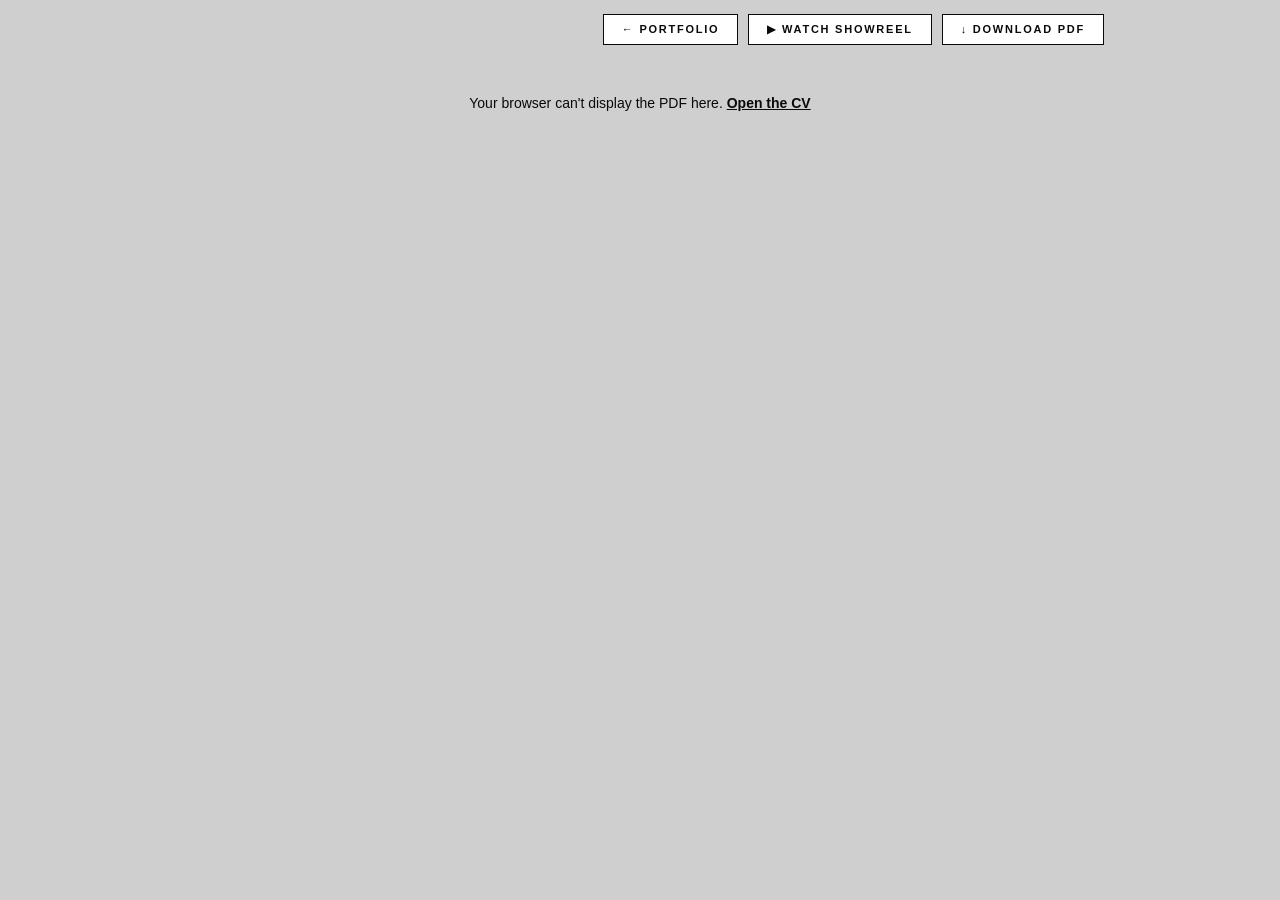
<file: portfolio/public/cv.html>
<!DOCTYPE html>
<html lang="en">
<head>
<meta charset="UTF-8" />
<title>Omar Emad El Din — Filmmaker CV</title>
<meta name="viewport" content="width=device-width, initial-scale=1" />
<style>
  *, *::before, *::after { margin:0; padding:0; box-sizing:border-box; }
  html, body { height:100%; background:#cfcfcf; font-family:-apple-system, BlinkMacSystemFont, Helvetica, Arial, sans-serif; color:#0a0a0a; }
  body { display:flex; flex-direction:column; }
  .actions { width:100%; max-width:960px; margin:14px auto 10px; padding:0 16px; display:flex; gap:10px; justify-content:flex-end; }
  .actions a { text-decoration:none; color:#0a0a0a; background:#fff; border:1px solid #0a0a0a; padding:8px 18px; font-size:11px; letter-spacing:.16em; text-transform:uppercase; font-weight:700; transition:background .25s, color .25s; }
  .actions a:hover { background:#0a0a0a; color:#fff; }
  .viewer { flex:1; width:100%; max-width:960px; margin:0 auto 16px; padding:0 16px; min-height:0; }
  .viewer object { width:100%; height:100%; min-height:80vh; border:0; background:#fff; box-shadow:0 18px 48px rgba(0,0,0,.18); }
  .fallback { padding:40px 20px; text-align:center; font-size:14px; }
  .fallback a { color:#0a0a0a; font-weight:700; }
</style>
</head>
<body>
  <div class="actions">
    <a href="/" title="Back to portfolio">← Portfolio</a>
    <a href="/reel">▶ Watch showreel</a>
    <a href="/omar_emad_film_cv.pdf" download>↓ Download PDF</a>
  </div>
  <div class="viewer">
    <object data="/omar_emad_film_cv.pdf#view=FitH" type="application/pdf">
      <div class="fallback">Your browser can't display the PDF here. <a href="/omar_emad_film_cv.pdf">Open the CV</a></div>
    </object>
  </div>
</body>
</html>
</file>
